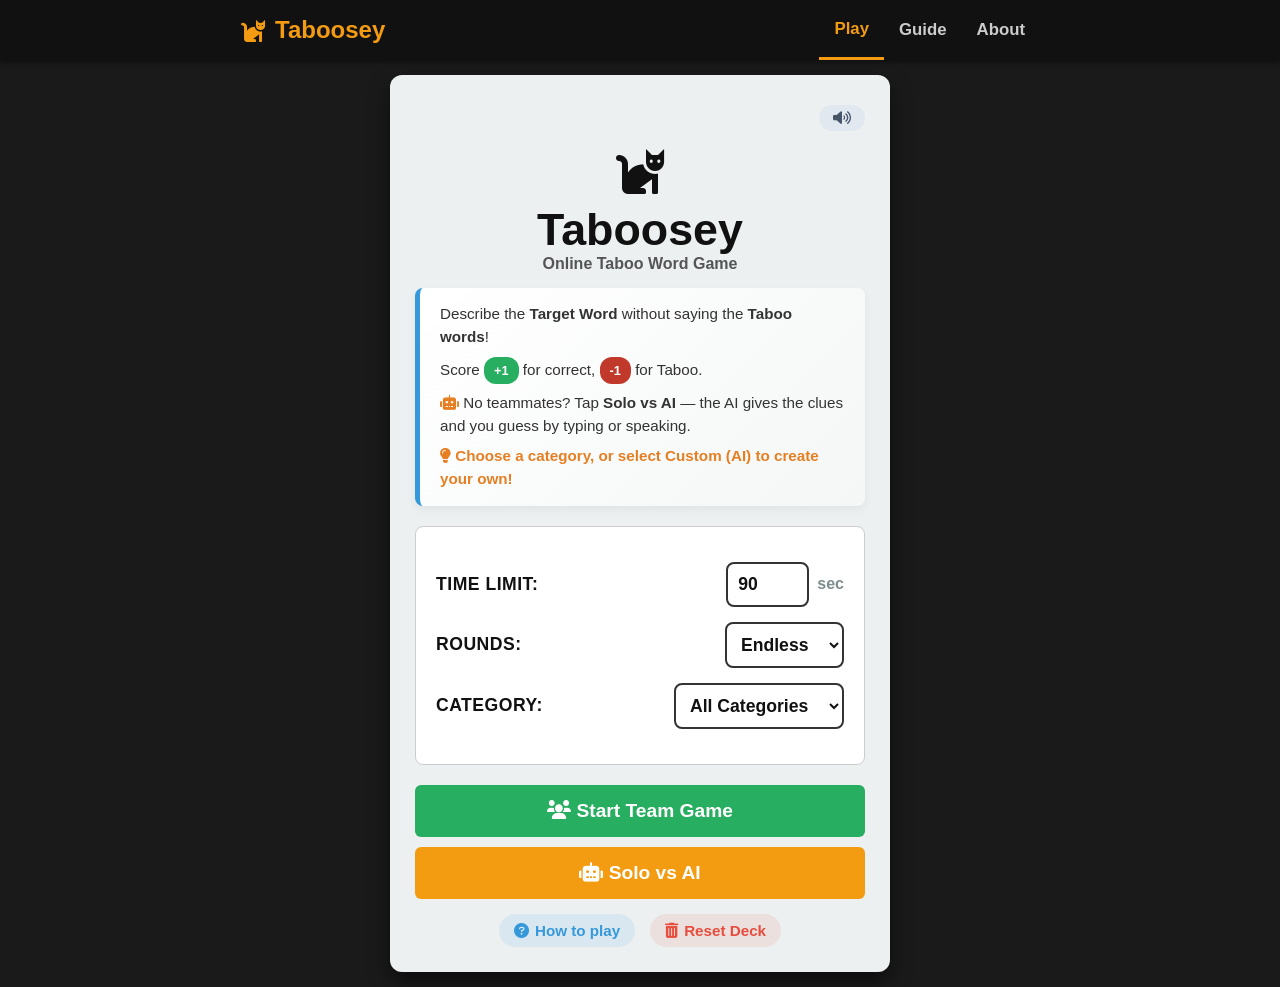
<file: index.html>
<!DOCTYPE html>
<html lang="en">
<head>
    <meta charset="UTF-8">
    <meta name="viewport" content="width=device-width, initial-scale=1.0, maximum-scale=1.0, user-scalable=no">
    <title>Taboosey: Online Taboo Word Game</title>
    
    <link rel="icon" type="image/png" href="icon.png?v=2">
    <link rel="apple-touch-icon" href="icon.png?v=2">
    <link rel="manifest" href="manifest.json">
    <meta name="theme-color" content="#1a1a1a">
    <meta name="apple-mobile-web-app-capable" content="yes">
    <meta name="apple-mobile-web-app-status-bar-style" content="black-translucent">
    <meta name="apple-mobile-web-app-title" content="Taboosey">

    <meta name="description" content="Describe the word without saying the Taboo words! Play with friends, or go Solo vs AI — the AI gives the clues while you guess by typing or speaking. Play instantly on your phone.">

    <meta property="og:type" content="website">
    <meta property="og:url" content="https://taboosey.com/">
    <meta property="og:title" content="Taboosey: Online Taboo Word Game">
    <meta property="og:description" content="Describe the word without saying the Taboo words! Play instantly on your phone.">
    <meta property="og:image" content="https://taboosey.com/social-preview-image.png">
    <meta property="og:image:width" content="1200">
    <meta property="og:image:height" content="630">

    <meta name="twitter:card" content="summary_large_image">
    <meta name="twitter:title" content="Taboosey">
    <meta name="twitter:description" content="Describe the word without saying the Taboo words!">
    <meta name="twitter:image" content="https://taboosey.com/social-preview-image.png">

    <link rel="canonical" href="https://taboosey.com/">

    <script type="application/ld+json">
    {
      "@context": "https://schema.org",
      "@type": "VideoGame",
      "name": "Taboosey",
      "description": "Online Taboo word game — describe the word without saying the taboo words!",
      "url": "https://taboosey.com",
      "applicationCategory": "GameApplication",
      "operatingSystem": "Web, Android, iOS",
      "offers": { "@type": "Offer", "price": "0", "priceCurrency": "USD" }
    }
    </script>

    <!-- Google Analytics GA4 -->
    <script async src="https://www.googletagmanager.com/gtag/js?id=G-12813053FC"></script>
    <script>
      window.dataLayer = window.dataLayer || [];
      function gtag(){dataLayer.push(arguments);}
      gtag('js', new Date());
      gtag('config', 'G-12813053FC');
      // Tag app traffic so web vs. Android app is separable in reports
      gtag('set', 'user_properties', { platform: (window.Capacitor ? 'android_app' : 'web') });
    </script>

    <meta name="google-adsense-account" content="ca-pub-7570484814519250">
    <script async src="https://pagead2.googlesyndication.com/pagead/js/adsbygoogle.js?client=ca-pub-7570484814519250" crossorigin="anonymous"></script>

    <link rel="stylesheet" href="https://cdnjs.cloudflare.com/ajax/libs/font-awesome/6.0.0/css/all.min.css">
    <link rel="stylesheet" href="style.css">
</head>
<body>

    <div id="ios-install-banner" class="ios-install-banner" style="display: none;">
        <img src="icon.png" alt="Taboosey icon" class="ios-install-icon">
        <div class="ios-install-text">
            <strong>Install Taboosey</strong>
            <span>Tap <i class="fas fa-arrow-up-from-bracket"></i> then <strong>Add to Home Screen</strong></span>
        </div>
        <button id="ios-install-dismiss" class="ios-install-dismiss" aria-label="Dismiss">&times;</button>
    </div>

    <div id="android-install-banner" class="ios-install-banner" style="display: none;">
        <img src="icon.png" alt="Taboosey icon" class="ios-install-icon">
        <div class="ios-install-text">
            <strong>Install Taboosey</strong>
            <span>Add it to your home screen for the full app experience.</span>
        </div>
        <button id="android-install-btn" class="android-install-btn">Install</button>
        <button id="android-install-dismiss" class="ios-install-dismiss" aria-label="Dismiss">&times;</button>
    </div>

    <!-- OUTER WEBPAGE NAVIGATION -->
    <nav class="top-nav">
        <div class="nav-content">
            <div class="logo" id="nav-logo" role="button" tabindex="0" title="Return to menu"><i class="fas fa-cat"></i> Taboosey</div>
            <div class="nav-links">
                <button class="nav-tab active" data-target="page-play">Play</button>
                <a class="nav-tab" href="guide.html">Guide</a>
                <a class="nav-tab" href="about.html">About</a>
            </div>
        </div>
    </nav>

    <!-- PAGE 1: PLAY -->
    <main id="page-play" class="site-page active">
        <div class="app-wrapper">
            <div id="app">
                
                <div class="game-top-bar">
                    <button id="home-btn" class="top-bar-btn" style="display: none;"><i class="fas fa-home"></i> Menu</button>
                    <div style="flex: 1;"></div>
                    <button id="global-mute-btn" class="top-bar-btn"><i class="fas fa-volume-up"></i></button>
                </div>

                <div id="setup-screen" class="screen active">
                    <div class="title-area">
                        <i class="fas fa-cat main-cat-icon"></i>
                        <h1>Taboosey</h1>
                        <p class="subtitle">Online Taboo Word Game</p>
                    </div>
                    
                    <div class="brief-rules">
                        <p style="margin-top: 0; margin-bottom: 8px;">Describe the <strong>Target Word</strong> without saying the <strong>Taboo words</strong>!</p>
                        <p style="margin: 0; margin-bottom: 8px;">Score <span class="score-badge success">+1</span> for correct, <span class="score-badge danger">-1</span> for Taboo.</p>
                        <p style="margin: 0; margin-bottom: 8px;"><i class="fas fa-robot" style="color:#e67e22;"></i> No teammates? Tap <strong>Solo vs AI</strong> — the AI gives the clues and you guess by typing or speaking.</p>
                        <p style="margin: 0; font-weight: bold; color: #e67e22;"><i class="fas fa-lightbulb"></i> Choose a category, or select Custom (AI) to create your own!</p>
                    </div>
                    
                    <div class="settings-container">
                        <div class="input-group">
                            <label class="stylish-label" for="time-limit">Time Limit:</label>
                            <div class="input-wrap">
                                <input type="number" id="time-limit" value="90" min="10" max="120">
                                <span class="unit">sec</span>
                            </div>
                        </div>

                        <div class="input-group">
                            <label class="stylish-label" for="rounds-limit">Rounds:</label>
                            <select id="rounds-limit" class="stylish-input" style="max-width: 120px;">
                                <option value="inf" selected>Endless</option>
                                <option value="1">1 round</option>
                                <option value="2">2 rounds</option>
                                <option value="3">3 rounds</option>
                                <option value="4">4 rounds</option>
                                <option value="5">5 rounds</option>
                            </select>
                        </div>

                        <div class="input-group">
                            <label class="stylish-label" for="setup-category">Category:</label>
                            <select id="setup-category" class="stylish-input">
                                <option value="All">All Categories</option>
                                <option value="Food">Food & Drink</option>
                                <option value="Animals">Animals</option>
                                <option value="Tech">Technology</option>
                                <option value="Nature">Nature</option>
                                <option value="Places">Places & Locations</option>
                                <option value="Actions">Actions & Verbs</option>
                                <option value="Custom">Custom (AI)</option>
                            </select>
                        </div>
                        
                        <div class="input-group" id="custom-cat-group-setup" style="display: none; align-items: flex-start; flex-direction: column;">
                            <label class="stylish-label" for="custom-cat-input-setup" style="margin-bottom: 5px;">Custom Topic:</label>
                            <div style="width: 100%;">
                                <input type="text" id="custom-cat-input-setup" class="stylish-input" placeholder="Type anything..." style="width: 100%; box-sizing: border-box;">
                                <span id="error-msg-setup" class="error-text">Please enter a topic!</span>
                            </div>
                        </div>
                    </div>

                    <button id="start-game-btn" class="btn-success btn-large"><i class="fas fa-users"></i> Start Team Game</button>
                    <button id="start-solo-btn" class="btn-warning btn-large" style="margin-top: 10px;"><i class="fas fa-robot"></i> Solo vs AI</button>

                    <div class="bottom-links-container">
                        <span class="how-to-play-link"><i class="fas fa-question-circle"></i> How to play</span>
                        <span id="clear-memory-link" class="reset-memory-link"><i class="fas fa-trash-alt"></i> Reset Deck</span>
                    </div>
                </div>

                <div id="turn-screen" class="screen">
                    <div class="turn-header">
                        <h2 id="team-announcement">Team 1's Turn</h2>
                    </div>
                    
                    <div class="stats-panel">
                        <div class="team-totals">
                            <div class="team-stat">
                                <h3 class="t1-label">Team 1</h3>
                                <span id="t1-score-display" class="big-score t1-score">0</span>
                            </div>
                            <div class="team-stat">
                                <h3 class="t2-label">Team 2</h3>
                                <span id="t2-score-display" class="big-score t2-score">0</span>
                            </div>
                        </div>
                        
                        <div class="history-section">
                            <h3>Round History</h3>
                            <div class="history-grid-header">
                                <span class="hg-round">Round</span>
                                <span class="hg-t1 t1-label">T1</span>
                                <span class="hg-blank"></span>
                                <span class="hg-t2 t2-label">T2</span>
                                <span class="hg-details"></span>
                            </div>
                            <div class="history-container">
                                <ul id="score-history-list">
                                    <li class="history-placeholder">No rounds played yet.</li>
                                </ul>
                            </div>
                        </div>
                    </div>

                    <div class="turn-controls">
                        <div class="settings-row">
                            <div class="setting-item">
                                <label class="stylish-label" for="turn-time-limit">Time:</label>
                                <input type="number" id="turn-time-limit" class="small-input" value="90" min="10" max="120">
                            </div>
                            <div class="setting-item">
                                <label class="stylish-label" for="rounds-limit-turn">Rounds:</label>
                                <select id="rounds-limit-turn" class="stylish-input small-select">
                                    <option value="inf" selected>Endless</option>
                                    <option value="1">1 round</option>
                                    <option value="2">2 rounds</option>
                                    <option value="3">3 rounds</option>
                                    <option value="4">4 rounds</option>
                                    <option value="5">5 rounds</option>
                                </select>
                            </div>
                            <div class="setting-item">
                                <label class="stylish-label" for="turn-category">Category:</label>
                                <select id="turn-category" class="stylish-input small-select">
                                    <option value="All">All</option>
                                    <option value="Food">Food</option>
                                    <option value="Animals">Animals</option>
                                    <option value="Tech">Tech</option>
                                    <option value="Nature">Nature</option>
                                    <option value="Places">Places</option>
                                    <option value="Actions">Actions</option>
                                    <option value="Custom">Custom (AI)</option>
                                </select>
                            </div>
                            
                            <div class="setting-item" id="custom-cat-group-turn" style="display: none; width: 100%; flex-direction: column; margin-top: 5px;">
                                <div style="display: flex; align-items: center; gap: 8px; width: 100%;">
                                    <label class="stylish-label" for="custom-cat-input-turn">Topic:</label>
                                    <input type="text" id="custom-cat-input-turn" class="stylish-input" placeholder="Type anything..." style="flex: 1;">
                                </div>
                                <span id="error-msg-turn" class="error-text">Please enter a topic!</span>
                            </div>
                        </div>

                        <div class="action-row">
                            <button id="reset-scores-btn" class="btn-danger">Reset</button>
                            <button id="start-turn-btn" class="btn-success">Start Next Round</button>
                        </div>
                    </div>
                </div>

                <div id="game-screen" class="screen">
                    <div class="header">
                        <div class="timer-wrap">
                            <span id="timer-display">90</span>s <span id="paused-indicator" style="display: none; color: #f39c12; font-style: italic; font-weight: normal;">(paused)</span>
                        </div>
                        <div class="score-wrap">
                            Score: <span id="current-round-score">0</span>
                        </div>
                    </div>
                    <div id="timer-bar-wrap"><div id="timer-bar"></div></div>
                    
                    <div class="card taboo-card" id="active-card">
                        <div id="loading-overlay" style="display: none;">
                            <i class="fas fa-spinner fa-spin"></i> Generating...<br>
                            <span style="font-size: 0.9rem; color: #7f8c8d; font-weight: normal;">(timer paused)</span>
                        </div>

                        <div id="card-content">
                            <h2 id="target-word">WORD</h2>
                            <hr>
                            <ul id="taboo-words">
                                <li>Taboo 1</li>
                                <li>Taboo 2</li>
                            </ul>
                        </div>
                    </div>

                    <div class="controls">
                        <button id="taboo-btn" class="btn-danger">Taboo (-1)</button>
                        <button id="skip-btn" class="btn-secondary">Skip (0)</button>
                        <button id="correct-btn" class="btn-success">Correct (+1)</button>
                    </div>
                    
                    <div class="utility-controls">
                        <button id="pause-btn" class="btn-warning">Pause</button>
                        <button id="end-round-btn" class="btn-danger">End Round</button>
                    </div>
                    <div id="keyboard-legend">&#8592; Taboo &nbsp;&nbsp; &#8595; Skip &nbsp;&nbsp; &#8594; Correct</div>
                </div>

                <div id="gameover-screen" class="screen">
                    <div class="gameover-winner" id="gameover-winner-text"></div>
                    <div class="stats-panel">
                        <div class="team-totals">
                            <div class="team-stat">
                                <h3 class="t1-label">Team 1</h3>
                                <span id="go-t1-score" class="big-score t1-score">0</span>
                            </div>
                            <div class="team-stat">
                                <h3 class="t2-label">Team 2</h3>
                                <span id="go-t2-score" class="big-score t2-score">0</span>
                            </div>
                        </div>
                        <p id="go-category" class="go-category-label"></p>
                        <div class="history-section">
                            <h3>Round History</h3>
                            <div class="history-grid-header">
                                <span class="hg-round">Round</span>
                                <span class="hg-t1 t1-label">T1</span>
                                <span class="hg-blank"></span>
                                <span class="hg-t2 t2-label">T2</span>
                                <span class="hg-details"></span>
                            </div>
                            <div class="history-container">
                                <ul id="go-history-list"></ul>
                            </div>
                        </div>
                    </div>
                    <div class="action-row" style="margin-top: 15px;">
                        <button id="play-again-btn" class="btn-success">Play Again</button>
                        <button id="new-game-btn" class="btn-warning">New Game</button>
                    </div>
                </div>

                <div id="solo-game-screen" class="screen">
                    <div class="header">
                        <div class="timer-wrap">
                            <span id="solo-timer-display">90</span>s <span id="solo-paused-indicator" style="display: none; color: #f39c12; font-style: italic; font-weight: normal;">(paused)</span><span id="solo-typing-indicator" style="display: none; color: #3498db; font-style: italic; font-weight: normal;">(typing…)</span>
                        </div>
                        <div class="score-wrap">
                            Score: <span id="solo-round-score">0</span>
                        </div>
                    </div>
                    <div id="solo-timer-bar-wrap"><div id="solo-timer-bar"></div></div>

                    <div id="solo-played-strip" class="solo-played-strip"></div>

                    <div class="solo-active-card">
                        <div id="solo-card-meta" class="solo-card-meta">???</div>

                        <div id="solo-clue-feed" class="solo-clue-feed"></div>

                        <div id="solo-thinking" class="solo-thinking" style="display: none;">
                            <i class="fas fa-spinner fa-spin"></i> AI is thinking&hellip;
                        </div>

                        <form id="solo-guess-form" class="solo-guess-form" autocomplete="off">
                            <input type="text" id="solo-guess-input" placeholder="Type your guess..." autocomplete="off" autocapitalize="off" spellcheck="false">
                            <button type="button" id="solo-mic-btn" class="solo-mic-btn" title="Speak your guess" aria-label="Speak your guess" style="display:none;"><i class="fas fa-microphone"></i></button>
                            <button type="submit" id="solo-guess-btn" class="btn-success">Guess</button>
                        </form>
                        <label id="pause-on-type-label" class="pause-on-type-label">
                            <input type="checkbox" id="pause-on-type-checkbox"><span>Pause timer while typing</span>
                        </label>
                        <label id="speak-clues-label" class="speak-clues-label">
                            <input type="checkbox" id="speak-clues-checkbox"><span>🔊 Speak clues aloud</span>
                        </label>
                        <div id="tts-echo-hint" class="tts-echo-hint" style="display:none;">🎧 Tip: use headphones so the mic doesn't hear the spoken clues.</div>
                    </div>

                    <div class="utility-controls">
                        <button id="solo-pause-btn" class="btn-warning">Pause</button>
                        <button id="solo-skip-btn" class="btn-secondary">Skip</button>
                        <button id="solo-end-round-btn" class="btn-danger">End Round</button>
                    </div>
                </div>

                <div id="solo-gameover-screen" class="screen">
                    <div class="gameover-winner" id="solo-go-summary"></div>
                    <div class="stats-panel">
                        <div class="team-totals" style="justify-content: center;">
                            <div class="team-stat">
                                <h3>Final Score</h3>
                                <span id="solo-go-final-score" class="big-score t1-score">0</span>
                            </div>
                        </div>
                        <p id="solo-go-meta" class="go-category-label"></p>
                        <div class="history-section">
                            <h3>Round History</h3>
                            <div class="history-grid-header solo-grid-header">
                                <span class="hg-round">Round</span>
                                <span>Score</span>
                                <span>Cards</span>
                                <span class="hg-details"></span>
                            </div>
                            <div class="history-container">
                                <ul id="solo-go-history-list"></ul>
                            </div>
                        </div>
                    </div>
                    <div class="action-row" style="margin-top: 15px;">
                        <button id="solo-play-again-btn" class="btn-success">Play Again</button>
                        <button id="solo-new-game-btn" class="btn-warning">New Game</button>
                    </div>
                </div>

                <!-- Modals -->
                <div id="rules-modal" class="modal">
                    <div class="modal-content">
                        <span class="close-btn" id="close-rules-btn">&times;</span>
                        <h2><i class="fas fa-book-open"></i> How to Play</h2>
                        <p style="margin: 0 0 6px 0; font-weight: bold; color: #e67e22;"><i class="fas fa-users"></i> Team Game</p>
                        <ul class="aesthetic-list">
                            <li>Divide into two teams.</li>
                            <li>One player acts as the clue-giver. They must describe the <strong>Target Word</strong> to their team without using any of the <strong>Taboo words</strong> below it.</li>
                            <li><span class="score-badge success">+1 point</span> for correct guesses.</li>
                            <li><span class="score-badge danger">-1 point</span> if you accidentally say a Taboo word.</li>
                            <li><span class="score-badge secondary">0 points</span> to skip a hard word.</li>
                            <li>When time runs out, pass the device to the other team!</li>
                        </ul>
                        <p style="margin: 16px 0 6px 0; font-weight: bold; color: #e67e22;"><i class="fas fa-robot"></i> Solo vs AI</p>
                        <ul class="aesthetic-list">
                            <li>Play on your own — the <strong>AI is the clue-giver</strong> and you're the guesser.</li>
                            <li>The AI reveals progressive clues for a hidden word. The card shows the word shape (each blank fills in as you get a word right).</li>
                            <li><strong>Type your guess</strong>, or tap the <i class="fas fa-microphone"></i> mic to <strong>speak</strong> it. Type or say <em>"skip"</em> to move on.</li>
                            <li>Turn on <strong>🔊 Speak clues aloud</strong> to have the AI read each clue aloud.</li>
                            <li>Score <span class="score-badge success">+1</span> per word solved before the timer runs out.</li>
                        </ul>
                    </div>
                </div>

                <div id="round-details-modal" class="modal">
                    <div class="modal-content" style="max-width: 450px;">
                        <span class="close-btn" id="close-details-btn">&times;</span>
                        <h2 id="details-round-title"><i class="fas fa-list-alt"></i> Details</h2>
                        <div class="details-teams-container">
                            <div class="details-team">
                                <h3 class="t1-label">Team 1</h3>
                                <ul id="t1-details-list" class="details-list"></ul>
                            </div>
                            <div class="details-team">
                                <h3 class="t2-label">Team 2</h3>
                                <ul id="t2-details-list" class="details-list"></ul>
                            </div>
                        </div>
                    </div>
                </div>

                <div id="solo-card-modal" class="modal">
                    <div class="modal-content" style="max-width: 450px;">
                        <span class="close-btn" id="close-solo-card-btn">&times;</span>
                        <h2 id="solo-card-modal-title"><i class="fas fa-id-card"></i> Card</h2>
                        <p id="solo-card-modal-status" style="text-align: center; margin: 5px 0 12px 0; font-size: 0.95rem;"></p>
                        <p id="solo-card-modal-taboo" style="font-size: 0.85rem; color: #666; margin: 0 0 12px 0;"></p>
                        <div id="solo-card-modal-transcript" class="solo-clue-feed" style="max-height: 60vh;"></div>
                    </div>
                </div>

                <div id="custom-alert-modal" class="modal">
                    <div class="modal-content" style="max-width: 320px; text-align: center;">
                        <h2 id="custom-alert-title" style="border: none; padding-bottom: 0; margin-bottom: 10px;">Notice</h2>
                        <p id="custom-alert-message" style="margin: 10px 0 20px 0; color: #444; font-size: 1rem; line-height: 1.4;"></p>
                        <div class="action-row">
                            <button id="custom-alert-cancel" class="btn-secondary">Cancel</button>
                            <button id="custom-alert-confirm" class="btn-danger">Confirm</button>
                        </div>
                    </div>
                </div>
            </div>
        </div>

    </main>

    <script src="words.js"></script>
    <script src="clues.js"></script>
    <script src="script.js"></script>
</body>
</html>
</file>
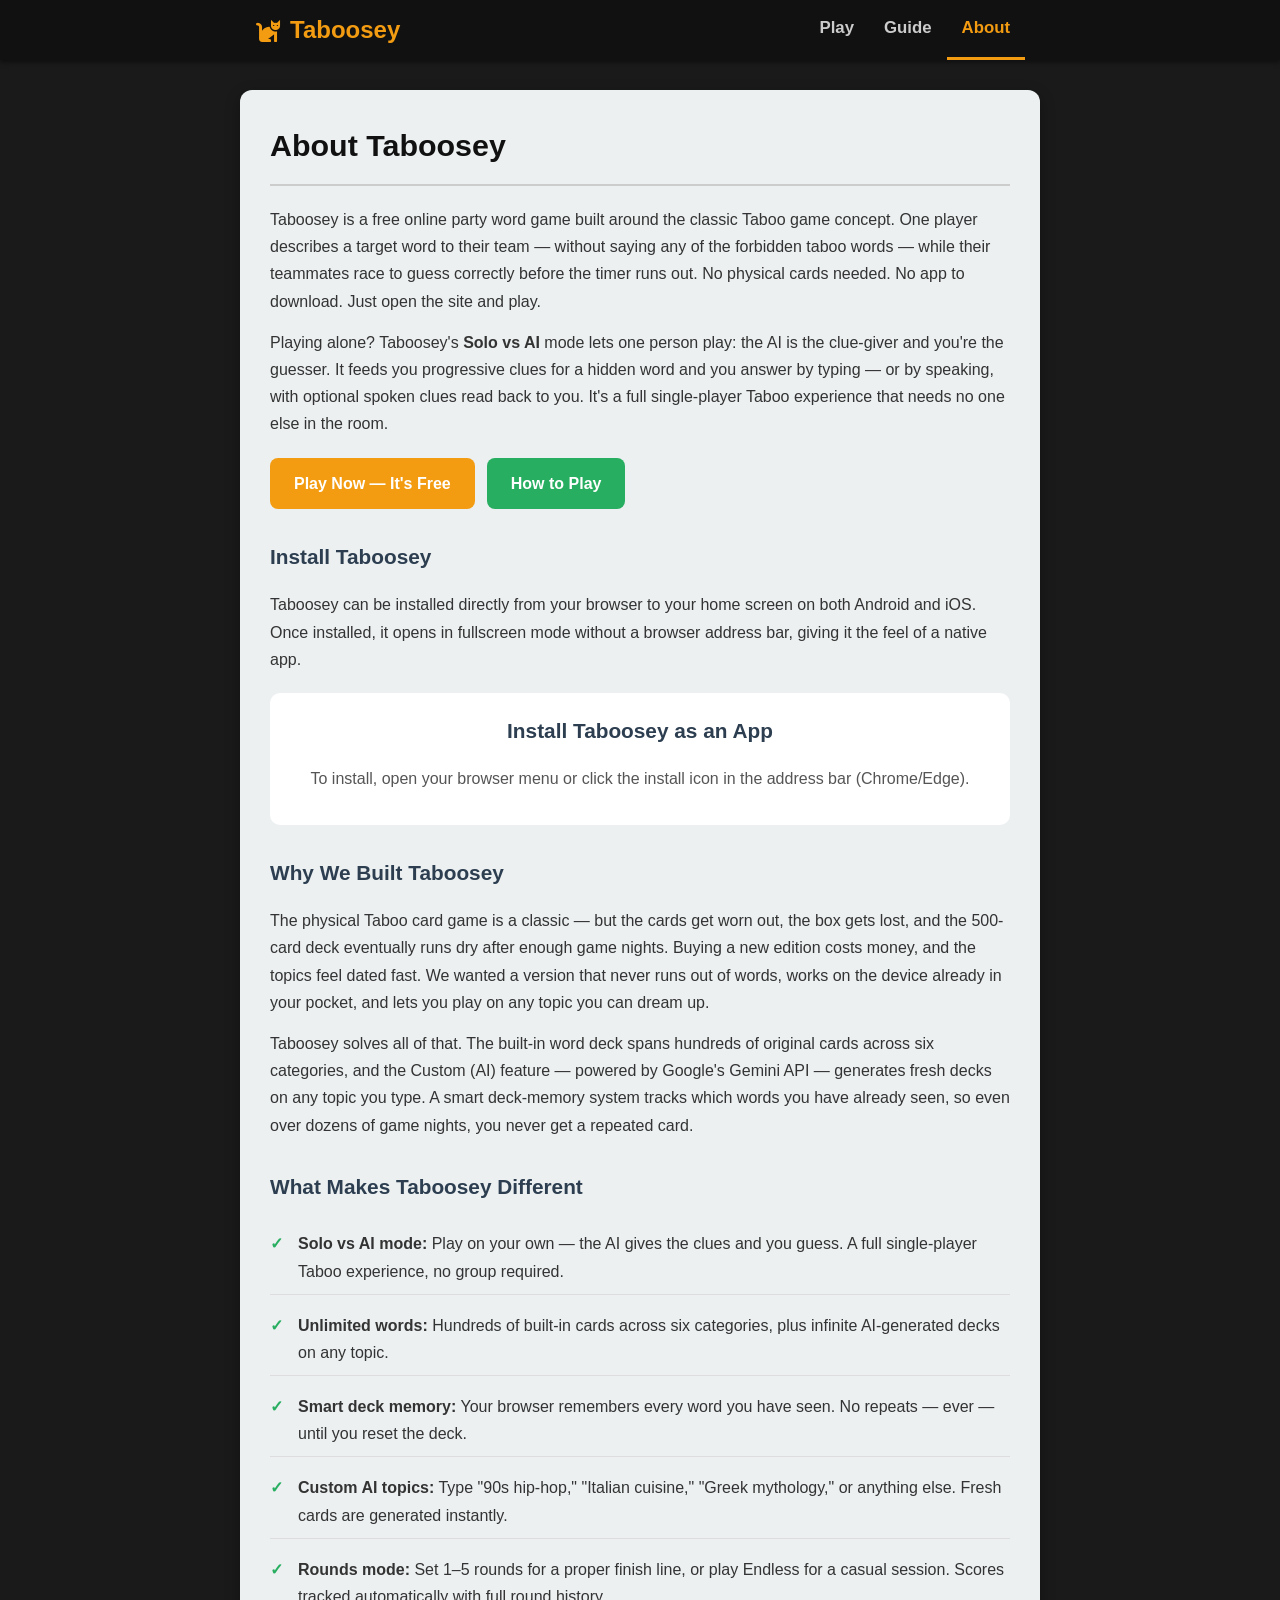
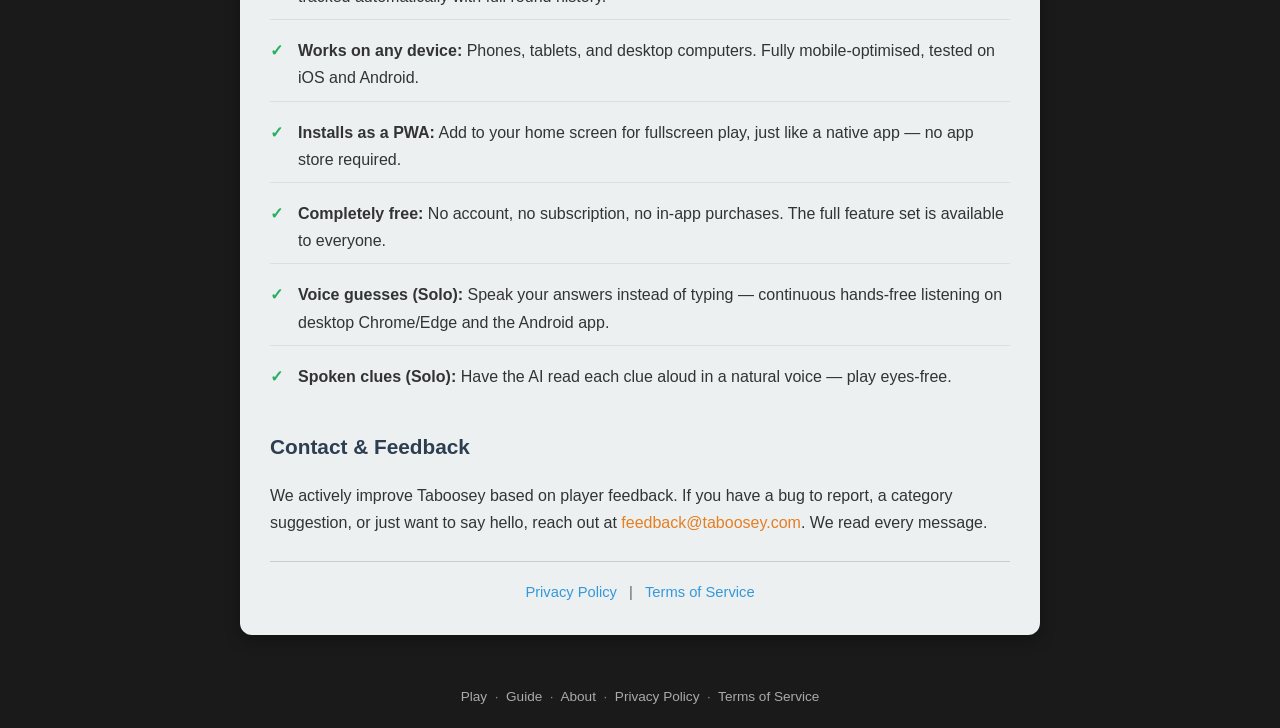
<file: about.html>
<!DOCTYPE html>
<html lang="en">
<head>
    <meta charset="UTF-8">
    <meta name="viewport" content="width=device-width, initial-scale=1.0">
    <title>About Taboosey — Free Online Taboo Word Game</title>
    <meta name="description" content="About Taboosey: a free browser-based Taboo word game with a Solo vs AI mode (voice guesses + spoken clues), AI-generated custom decks, smart word memory, and PWA support.">
    <link rel="canonical" href="https://taboosey.com/about.html">
    <link rel="icon" type="image/png" href="icon.png?v=2">
    <link rel="apple-touch-icon" href="icon.png?v=2">
    <link rel="manifest" href="manifest.json">
    <meta name="google-adsense-account" content="ca-pub-7570484814519250">
    <!-- Google Analytics GA4 -->
    <script async src="https://www.googletagmanager.com/gtag/js?id=G-12813053FC"></script>
    <script>
      window.dataLayer = window.dataLayer || [];
      function gtag(){dataLayer.push(arguments);}
      gtag('js', new Date());
      gtag('config', 'G-12813053FC');
      gtag('set', 'user_properties', { platform: (window.Capacitor ? 'android_app' : 'web') });
    </script>
    <link rel="stylesheet" href="https://cdnjs.cloudflare.com/ajax/libs/font-awesome/6.0.0/css/all.min.css">
    <style>
        * { box-sizing: border-box; }
        body { font-family: 'Segoe UI', Tahoma, Geneva, Verdana, sans-serif; margin: 0; padding: 0; background: #1a1a1a; color: #333; line-height: 1.7; }

        /* Nav */
        .top-nav { background: #111; box-shadow: 0 2px 5px rgba(0,0,0,0.5); }
        .nav-content { max-width: 800px; margin: 0 auto; display: flex; justify-content: space-between; align-items: center; padding: 0 15px; height: 60px; }
        .logo { font-size: 1.5rem; font-weight: bold; color: #f39c12; text-decoration: none; display: flex; align-items: center; gap: 8px; }
        .nav-links { display: flex; height: 100%; }
        .nav-link { color: #ccc; font-size: 1.05rem; font-weight: bold; padding: 0 15px; text-decoration: none; display: flex; align-items: center; border-bottom: 3px solid transparent; transition: 0.2s; }
        .nav-link:hover { color: white; background: rgba(255,255,255,0.05); border-bottom: 3px solid rgba(255,255,255,0.35); text-decoration: none; }
        .logo:hover { color: #fbbf24; text-decoration: none; }
        .nav-link.active { color: #f39c12; border-bottom: 3px solid #f39c12; }

        /* Content */
        .page-content { max-width: 800px; margin: 30px auto; padding: 30px; background: #ecf0f1; border-radius: 12px; box-shadow: 0 5px 15px rgba(0,0,0,0.3); width: 90%; }
        h1 { color: #111; border-bottom: 2px solid #ccc; padding-bottom: 12px; font-size: 1.9rem; margin-top: 0; }
        h2 { color: #2c3e50; font-size: 1.3rem; margin-top: 30px; }
        p { margin: 0 0 14px 0; }
        ul { margin: 0 0 14px 0; padding-left: 24px; }
        li { margin-bottom: 8px; }
        a { color: #e67e22; text-decoration: none; }
        a:hover { text-decoration: underline; }

        .feature-list { list-style: none; padding: 0; }
        .feature-list li { padding: 9px 0 9px 28px; position: relative; border-bottom: 1px solid #ddd; }
        .feature-list li:last-child { border-bottom: none; }
        .feature-list li::before { content: "✓"; position: absolute; left: 0; color: #27ae60; font-weight: bold; }

        .cta-row { display: flex; gap: 12px; flex-wrap: wrap; margin: 20px 0; }
        .btn { display: inline-block; padding: 12px 24px; border-radius: 8px; font-weight: bold; font-size: 1rem; text-decoration: none; border: none; cursor: pointer; }
        .btn-orange { background: #f39c12; color: #fff; }
        .btn-orange:hover { background: #e67e22; text-decoration: none; }
        .btn-green { background: #27ae60; color: #fff; }
        .btn-green:hover { background: #1e8449; text-decoration: none; }

        .install-section { background: #fff; border-radius: 10px; padding: 20px; margin-top: 20px; text-align: center; }
        .install-section h2 { margin-top: 0; }
        #about-install-hint { color: #555; margin-bottom: 12px; }
        #about-install-btn { background: #27ae60; color: #fff; border: none; padding: 12px 25px; border-radius: 8px; font-size: 1rem; font-weight: bold; cursor: pointer; display: none; margin-top: 8px; }
        #about-install-btn:hover { background: #1e8449; }

        .legal-row { margin-top: 25px; padding-top: 18px; border-top: 1px solid #ccc; text-align: center; color: #666; font-size: 0.92rem; }
        .legal-row a { color: #3498db; margin: 0 8px; }

        footer { text-align: center; color: #888; font-size: 0.85rem; padding: 20px; margin-top: 10px; }
        footer a { color: #aaa; }
        @media (max-width: 480px) {
            .page-content { padding: 20px 16px; }
            h1 { font-size: 1.5rem; }
            .nav-content { height: 50px; }
            .logo { font-size: 1.2rem; }
            .nav-link { font-size: 0.9rem; padding: 0 10px; }
        }
    </style>
</head>
<body>

<nav class="top-nav">
    <div class="nav-content">
        <a href="index.html" class="logo"><i class="fas fa-cat"></i> Taboosey</a>
        <div class="nav-links">
            <a href="index.html" class="nav-link">Play</a>
            <a href="guide.html" class="nav-link">Guide</a>
            <a href="about.html" class="nav-link active">About</a>
        </div>
    </div>
</nav>

<div class="page-content">
    <h1>About Taboosey</h1>

    <p>Taboosey is a free online party word game built around the classic Taboo game concept. One player describes a target word to their team — without saying any of the forbidden taboo words — while their teammates race to guess correctly before the timer runs out. No physical cards needed. No app to download. Just open the site and play.</p>
    <p>Playing alone? Taboosey's <strong>Solo vs AI</strong> mode lets one person play: the AI is the clue-giver and you're the guesser. It feeds you progressive clues for a hidden word and you answer by typing — or by speaking, with optional spoken clues read back to you. It's a full single-player Taboo experience that needs no one else in the room.</p>

    <div class="cta-row">
        <a href="index.html" class="btn btn-orange">Play Now — It's Free</a>
        <a href="guide.html" class="btn btn-green">How to Play</a>
    </div>

    <h2>Install Taboosey</h2>
    <p>Taboosey can be installed directly from your browser to your home screen on both Android and iOS. Once installed, it opens in fullscreen mode without a browser address bar, giving it the feel of a native app.</p>

    <div class="install-section">
        <h2>Install Taboosey as an App</h2>
        <p id="about-install-hint">Add Taboosey to your home screen for a fullscreen app experience.</p>
        <button id="about-install-btn">&#x2B07; Install App</button>
    </div>

    <h2>Why We Built Taboosey</h2>
    <p>The physical Taboo card game is a classic — but the cards get worn out, the box gets lost, and the 500-card deck eventually runs dry after enough game nights. Buying a new edition costs money, and the topics feel dated fast. We wanted a version that never runs out of words, works on the device already in your pocket, and lets you play on any topic you can dream up.</p>
    <p>Taboosey solves all of that. The built-in word deck spans hundreds of original cards across six categories, and the Custom (AI) feature — powered by Google's Gemini API — generates fresh decks on any topic you type. A smart deck-memory system tracks which words you have already seen, so even over dozens of game nights, you never get a repeated card.</p>

    <h2>What Makes Taboosey Different</h2>
    <ul class="feature-list">
        <li><strong>Solo vs AI mode:</strong> Play on your own — the AI gives the clues and you guess. A full single-player Taboo experience, no group required.</li>
        <li><strong>Unlimited words:</strong> Hundreds of built-in cards across six categories, plus infinite AI-generated decks on any topic.</li>
        <li><strong>Smart deck memory:</strong> Your browser remembers every word you have seen. No repeats — ever — until you reset the deck.</li>
        <li><strong>Custom AI topics:</strong> Type "90s hip-hop," "Italian cuisine," "Greek mythology," or anything else. Fresh cards are generated instantly.</li>
        <li><strong>Rounds mode:</strong> Set 1–5 rounds for a proper finish line, or play Endless for a casual session. Scores tracked automatically with full round history.</li>
        <li><strong>Works on any device:</strong> Phones, tablets, and desktop computers. Fully mobile-optimised, tested on iOS and Android.</li>
        <li><strong>Installs as a PWA:</strong> Add to your home screen for fullscreen play, just like a native app — no app store required.</li>
        <li><strong>Completely free:</strong> No account, no subscription, no in-app purchases. The full feature set is available to everyone.</li>
        <li><strong>Voice guesses (Solo):</strong> Speak your answers instead of typing — continuous hands-free listening on desktop Chrome/Edge and the Android app.</li>
        <li><strong>Spoken clues (Solo):</strong> Have the AI read each clue aloud in a natural voice — play eyes-free.</li>
    </ul>

    <h2>Contact &amp; Feedback</h2>
    <p>We actively improve Taboosey based on player feedback. If you have a bug to report, a category suggestion, or just want to say hello, reach out at <a href="mailto:feedback@taboosey.com">feedback@taboosey.com</a>. We read every message.</p>

    <div class="legal-row">
        <a href="privacy.html">Privacy Policy</a> |
        <a href="terms.html">Terms of Service</a>
    </div>
</div>

<footer>
    <a href="index.html">Play</a> &nbsp;&middot;&nbsp;
    <a href="guide.html">Guide</a> &nbsp;&middot;&nbsp;
    <a href="about.html">About</a> &nbsp;&middot;&nbsp;
    <a href="privacy.html">Privacy Policy</a> &nbsp;&middot;&nbsp;
    <a href="terms.html">Terms of Service</a>
</footer>

<script>
(function setupInstall() {
    if (window.Capacitor) return;

    const isIOS = /iPad|iPhone|iPod/.test(navigator.userAgent);
    const isIOSSafari = isIOS && /Safari/.test(navigator.userAgent) && !/CriOS|FxiOS|EdgiOS|OPiOS|mercury/i.test(navigator.userAgent);
    const isAndroid = /Android/.test(navigator.userAgent);
    const isStandalone = window.matchMedia('(display-mode: standalone)').matches || window.navigator.standalone === true;
    let isInstalled = isStandalone || localStorage.getItem('tabooseyInstalled') === '1';
    let deferredPrompt = null;

    const aboutHint = document.getElementById('about-install-hint');
    const aboutBtn = document.getElementById('about-install-btn');

    function manualHint() {
        if (isIOSSafari) return 'On iPhone: tap the <i class="fas fa-arrow-up-from-bracket"></i> Share button, then <strong>Add to Home Screen</strong>.';
        if (isIOS) return 'Installing on iPhone only works from Safari. Open <strong>taboosey.com</strong> in Safari, then tap Share &rarr; <strong>Add to Home Screen</strong>.';
        if (isAndroid) return 'On Android: open the Chrome menu and choose <strong>Install app</strong>.';
        return 'To install, open your browser menu or click the install icon in the address bar (Chrome/Edge).';
    }

    function render() {
        if (!aboutHint) return;
        if (isInstalled) {
            aboutHint.innerHTML = '<i class="fas fa-check"></i> Taboosey is installed on this device.';
            if (aboutBtn) aboutBtn.style.display = 'none';
        } else if (deferredPrompt) {
            aboutHint.innerHTML = 'Click <strong>Install App</strong> below to add Taboosey to your device.';
            if (aboutBtn) aboutBtn.style.display = 'inline-block';
        } else {
            aboutHint.innerHTML = manualHint();
            if (aboutBtn) aboutBtn.style.display = 'none';
        }
    }
    render();

    function markInstalled() {
        isInstalled = true;
        localStorage.setItem('tabooseyInstalled', '1');
        render();
    }

    async function triggerInstall() {
        if (!deferredPrompt) return;
        deferredPrompt.prompt();
        const { outcome } = await deferredPrompt.userChoice;
        deferredPrompt = null;
        if (outcome === 'accepted') markInstalled(); else render();
    }

    window.addEventListener('beforeinstallprompt', (e) => {
        e.preventDefault();
        deferredPrompt = e;
        if (!isInstalled) render();
    });

    if (!isInstalled && navigator.getInstalledRelatedApps) {
        navigator.getInstalledRelatedApps().then(apps => {
            if (apps.some(a => a.platform === 'webapp')) markInstalled();
        }).catch(() => {});
    }

    if (aboutBtn) aboutBtn.addEventListener('click', triggerInstall);
    window.addEventListener('appinstalled', markInstalled);
})();
</script>
</body>
</html>
</file>
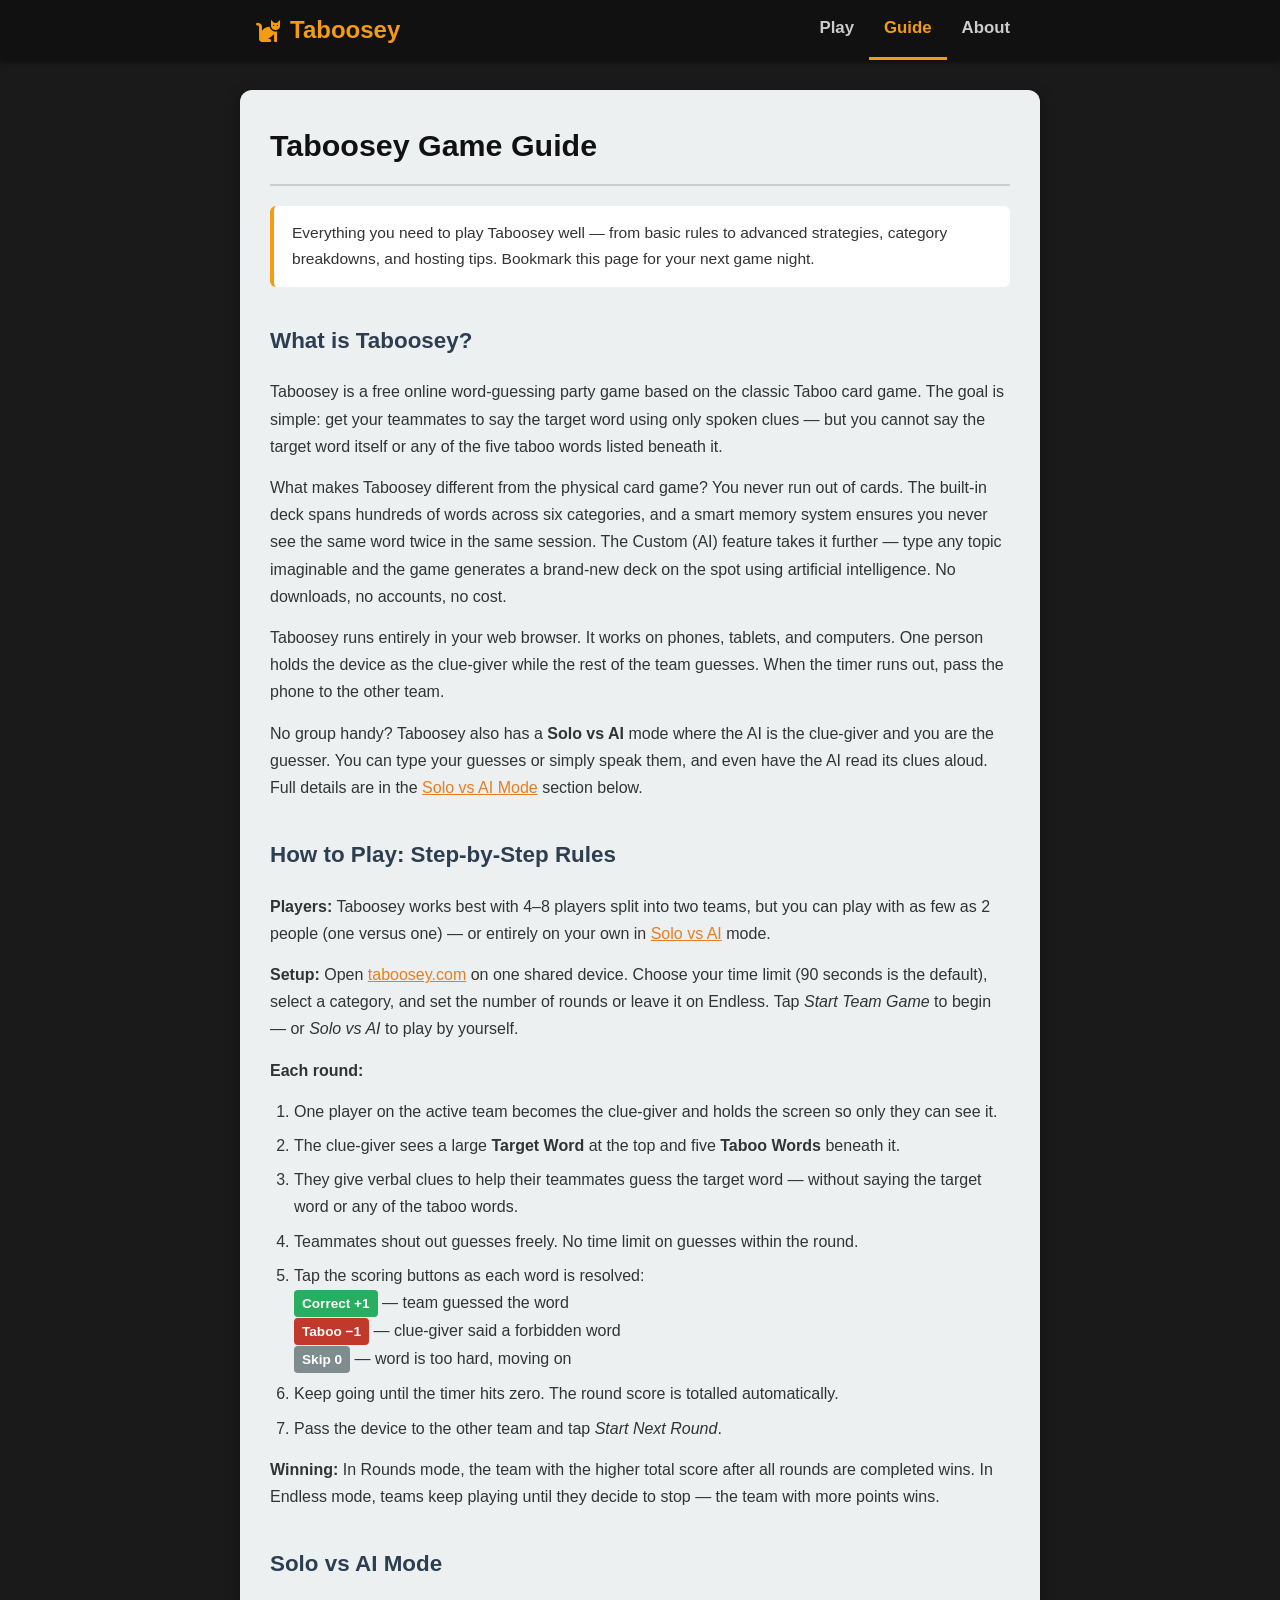
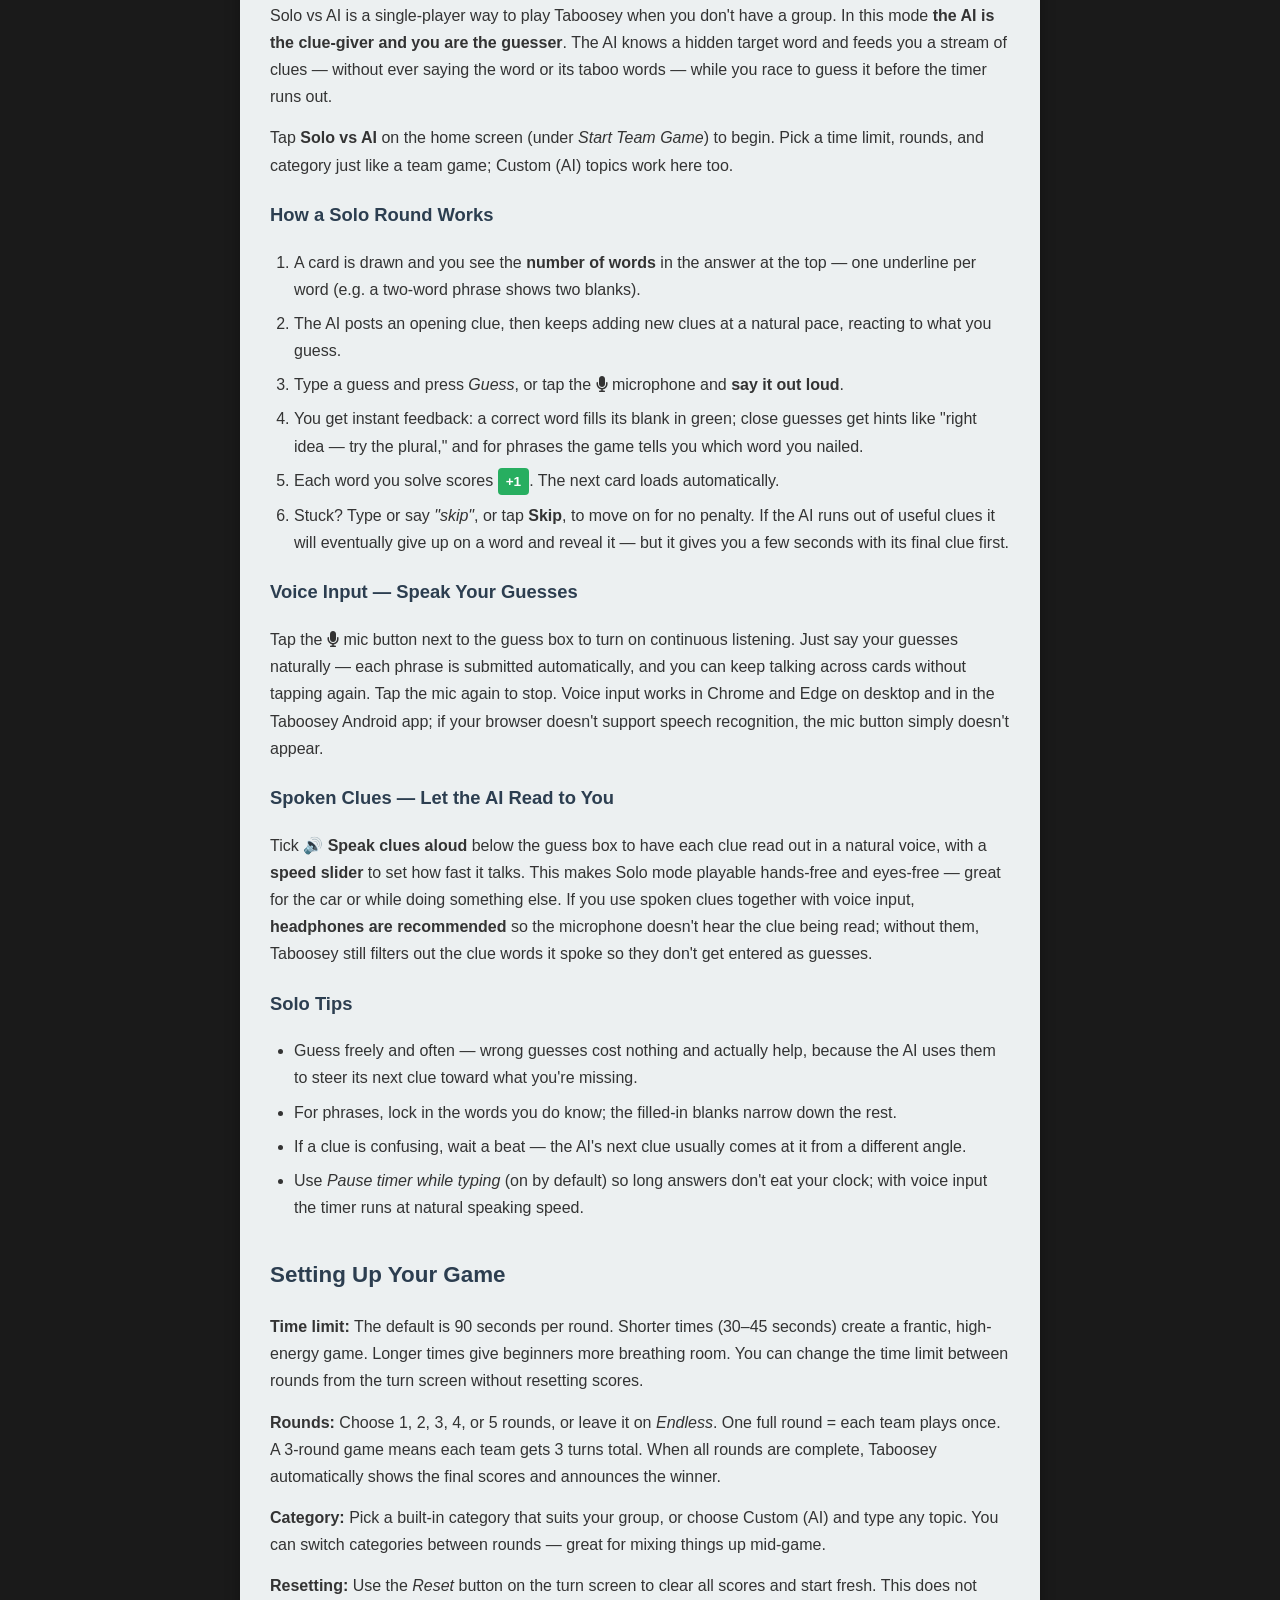
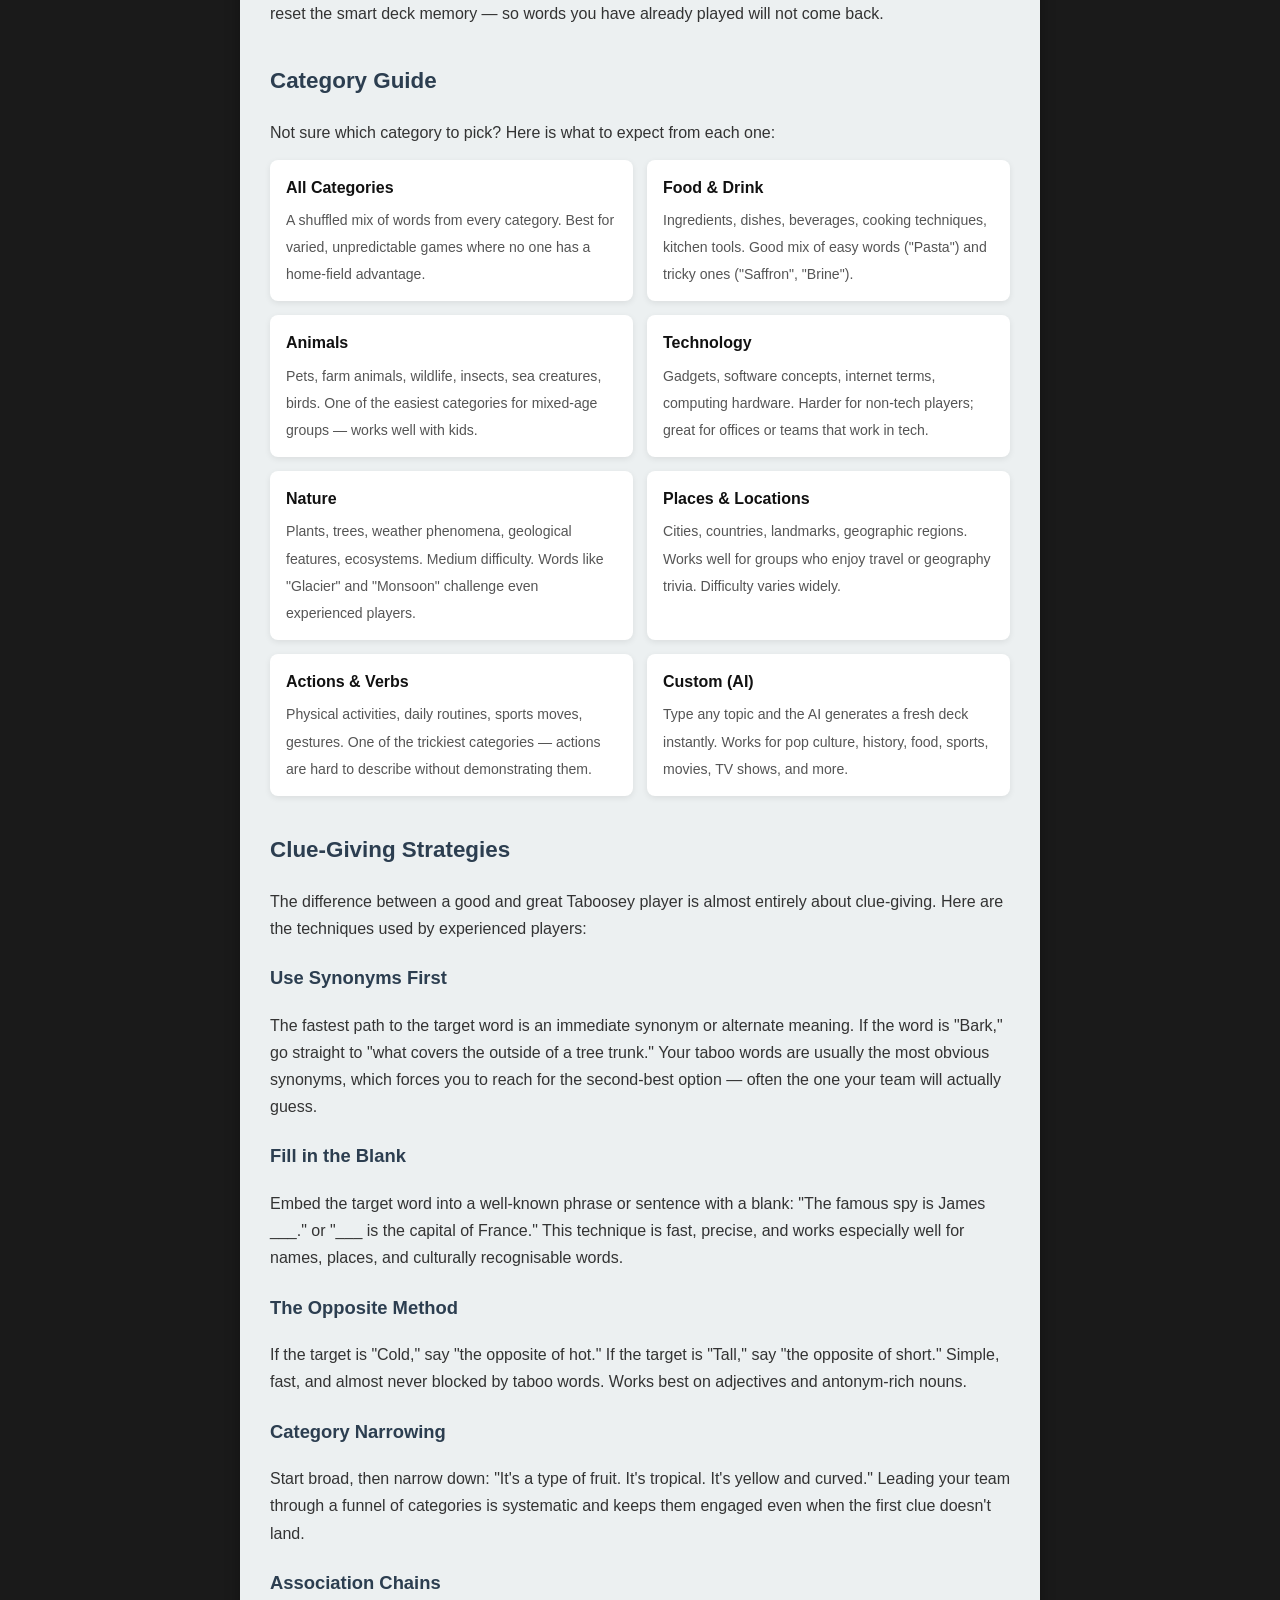
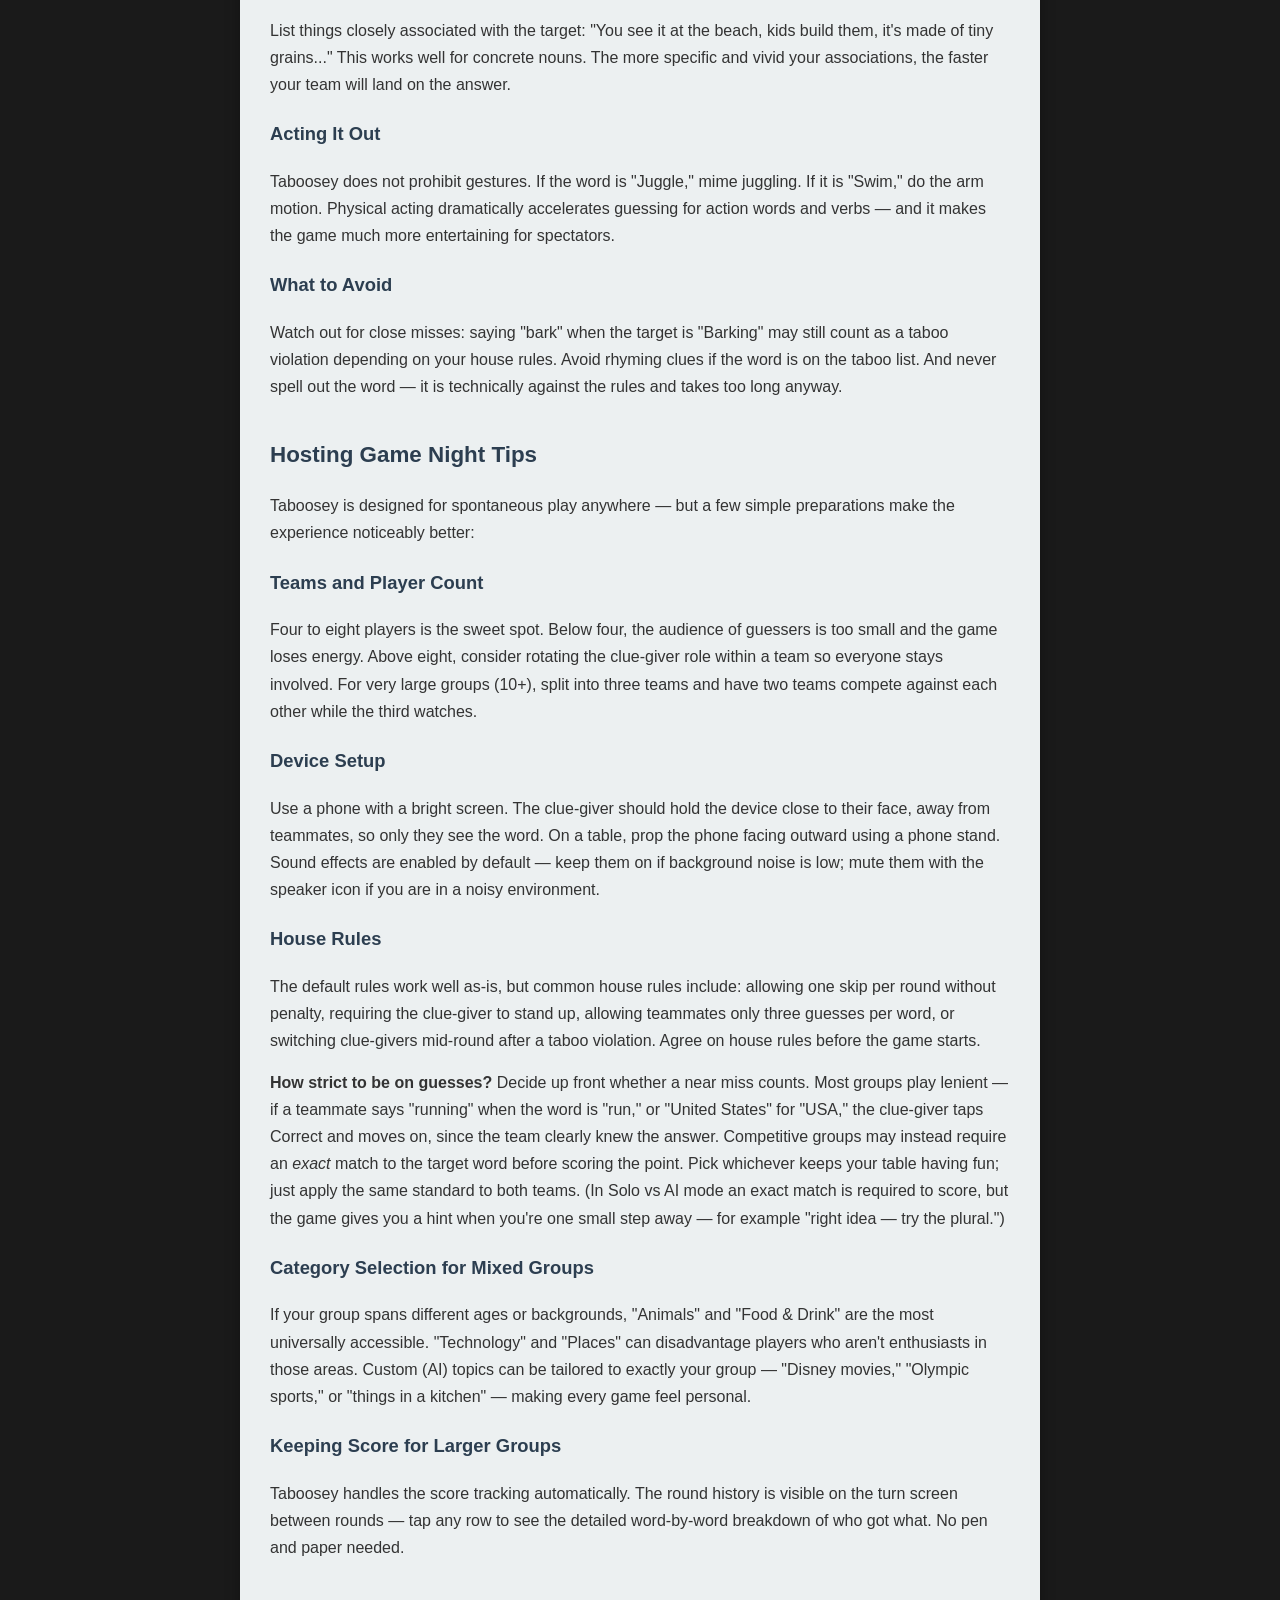
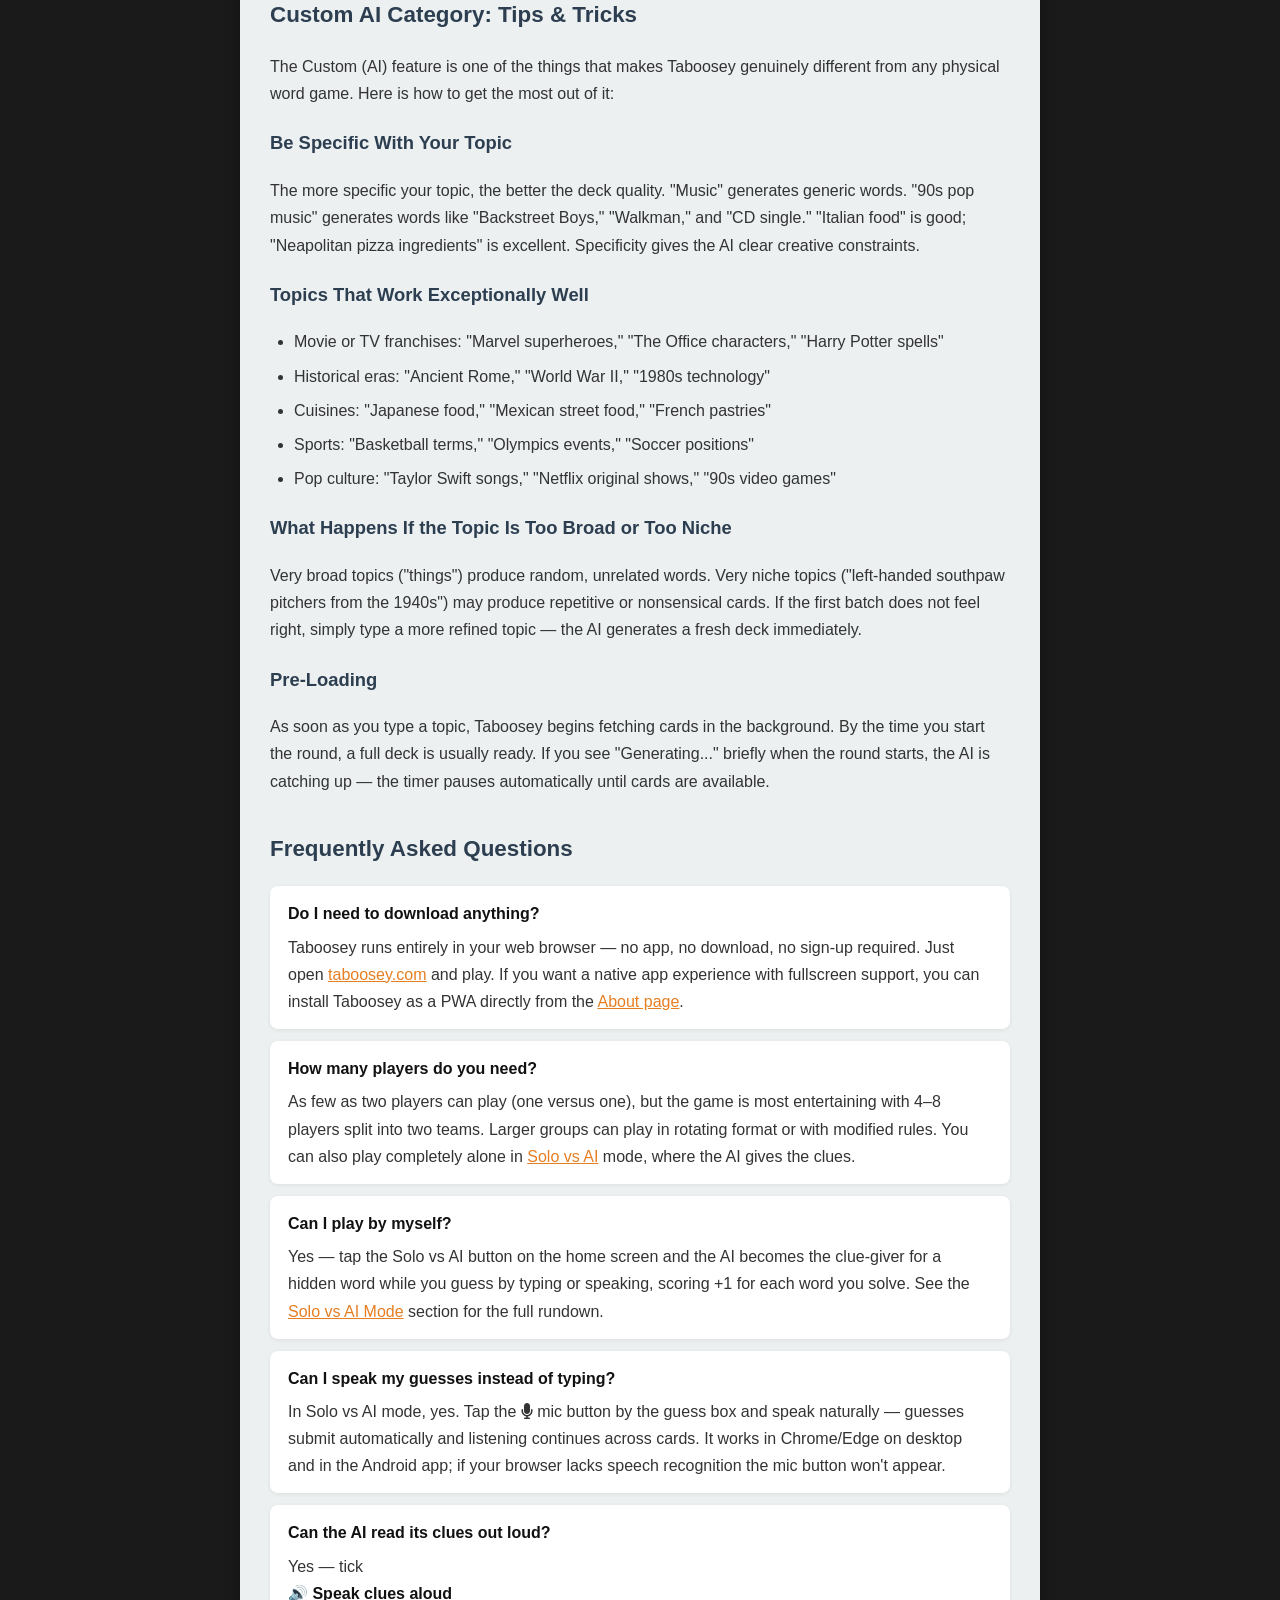
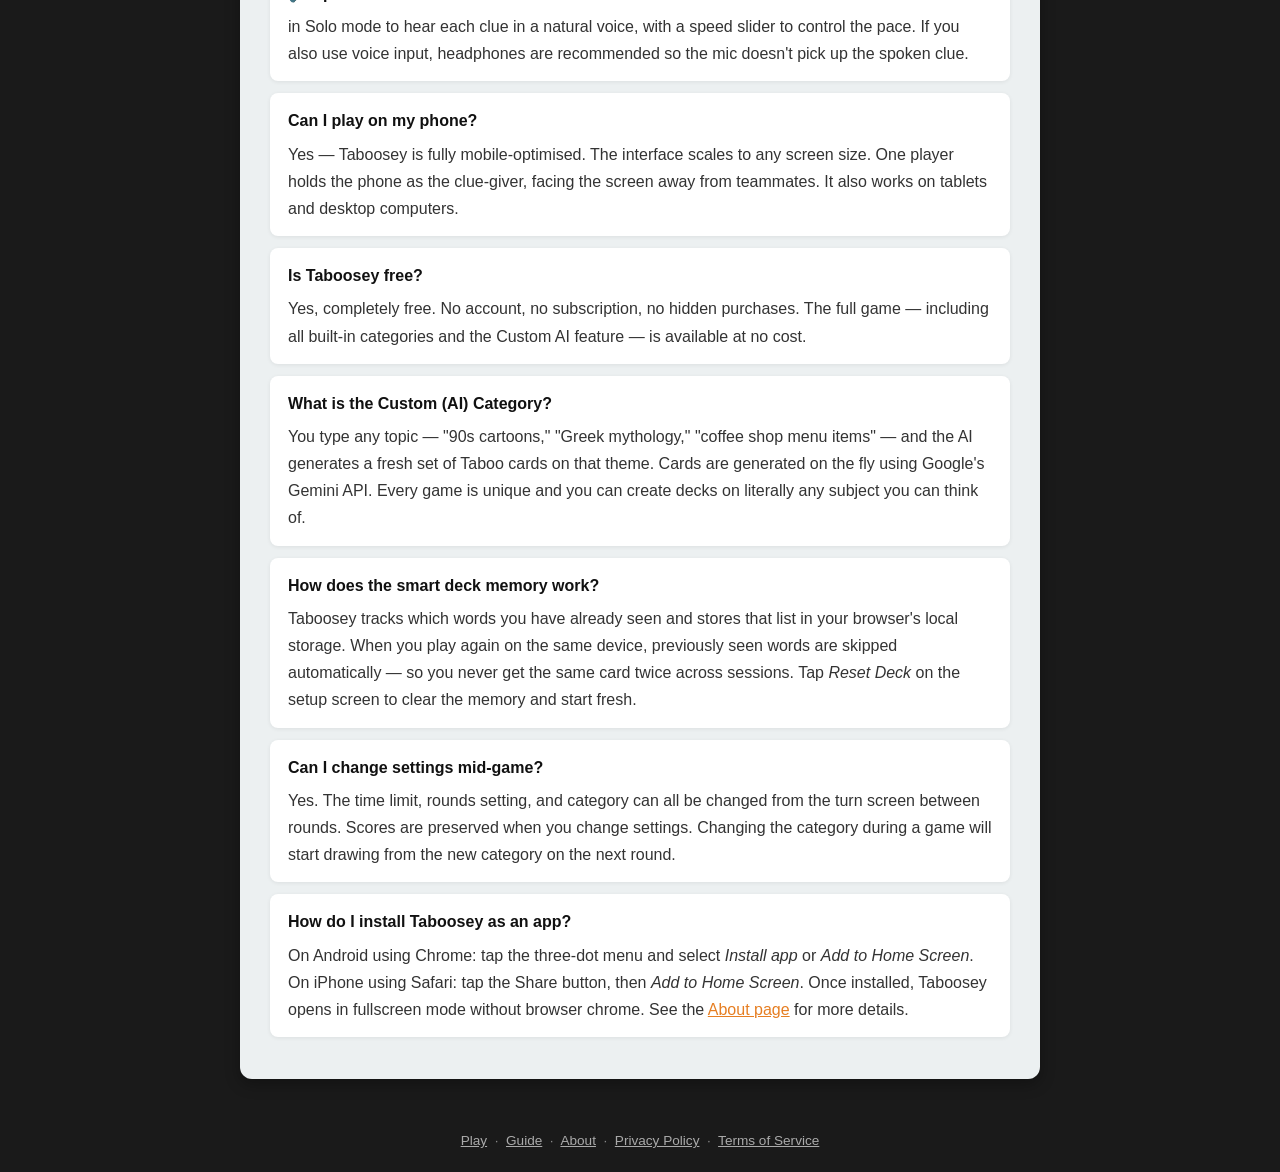
<file: guide.html>
<!DOCTYPE html>
<html lang="en">
<head>
    <meta charset="UTF-8">
    <meta name="viewport" content="width=device-width, initial-scale=1.0">
    <title>Taboosey Game Guide — How to Play &amp; Win</title>
    <meta name="description" content="Complete guide to playing Taboosey: team rules, Solo vs AI mode (voice guesses + spoken clues), setup, category breakdowns, clue-giving strategies, hosting tips, and FAQ.">
    <link rel="canonical" href="https://taboosey.com/guide.html">
    <link rel="icon" type="image/png" href="icon.png?v=2">
    <meta name="google-adsense-account" content="ca-pub-7570484814519250">
    <!-- Google Analytics GA4 -->
    <script async src="https://www.googletagmanager.com/gtag/js?id=G-12813053FC"></script>
    <script>
      window.dataLayer = window.dataLayer || [];
      function gtag(){dataLayer.push(arguments);}
      gtag('js', new Date());
      gtag('config', 'G-12813053FC');
      gtag('set', 'user_properties', { platform: (window.Capacitor ? 'android_app' : 'web') });
    </script>
    <link rel="stylesheet" href="https://cdnjs.cloudflare.com/ajax/libs/font-awesome/6.0.0/css/all.min.css">
    <style>
        * { box-sizing: border-box; }
        body { font-family: 'Segoe UI', Tahoma, Geneva, Verdana, sans-serif; margin: 0; padding: 0; background: #1a1a1a; color: #333; line-height: 1.7; }

        /* Nav */
        .top-nav { background: #111; box-shadow: 0 2px 5px rgba(0,0,0,0.5); }
        .nav-content { max-width: 800px; margin: 0 auto; display: flex; justify-content: space-between; align-items: center; padding: 0 15px; height: 60px; }
        .logo { font-size: 1.5rem; font-weight: bold; color: #f39c12; text-decoration: none; display: flex; align-items: center; gap: 8px; }
        .nav-links { display: flex; height: 100%; }
        .nav-link { color: #ccc; font-size: 1.05rem; font-weight: bold; padding: 0 15px; text-decoration: none; display: flex; align-items: center; border-bottom: 3px solid transparent; transition: 0.2s; }
        .nav-link:hover { color: white; background: rgba(255,255,255,0.05); border-bottom: 3px solid rgba(255,255,255,0.35); text-decoration: none; }
        .logo:hover { color: #fbbf24; text-decoration: none; }
        .nav-link.active { color: #f39c12; border-bottom: 3px solid #f39c12; }

        /* Content */
        .page-content { max-width: 800px; margin: 30px auto; padding: 30px; background: #ecf0f1; border-radius: 12px; box-shadow: 0 5px 15px rgba(0,0,0,0.3); width: 90%; }
        h1 { color: #111; border-bottom: 2px solid #ccc; padding-bottom: 12px; font-size: 1.9rem; margin-top: 0; }
        h2 { color: #2c3e50; font-size: 1.4rem; margin-top: 35px; }
        h3 { color: #2c3e50; font-size: 1.15rem; margin-top: 20px; }
        p { margin: 0 0 14px 0; }
        ul, ol { margin: 0 0 14px 0; padding-left: 24px; }
        li { margin-bottom: 7px; }
        a { color: #e67e22; }
        .intro-box { background: #fff; border-left: 4px solid #f39c12; padding: 14px 18px; border-radius: 6px; margin-bottom: 20px; font-size: 0.97rem; }
        .category-grid { display: grid; grid-template-columns: 1fr 1fr; gap: 14px; margin: 14px 0 20px 0; }
        .cat-card { background: #fff; border-radius: 8px; padding: 14px 16px; box-shadow: 0 2px 6px rgba(0,0,0,0.08); }
        .cat-card strong { display: block; font-size: 1rem; color: #111; margin-bottom: 5px; }
        .cat-card span { font-size: 0.88rem; color: #555; line-height: 1.5; }
        .score-chip { display: inline-block; border-radius: 4px; padding: 2px 8px; font-weight: bold; font-size: 0.85rem; color: #fff; }
        .chip-green { background: #27ae60; }
        .chip-red { background: #c0392b; }
        .chip-gray { background: #7f8c8d; }
        .tip-box { background: #fef9e7; border: 1px solid #f9ca24; border-radius: 8px; padding: 14px 18px; margin: 16px 0; }
        .tip-box strong { color: #b7950b; }
        .faq-item { background: #fff; border-radius: 8px; padding: 14px 18px; margin-bottom: 12px; box-shadow: 0 1px 4px rgba(0,0,0,0.07); }
        .faq-item strong { display: block; color: #111; margin-bottom: 6px; font-size: 1rem; }
        footer { text-align: center; color: #888; font-size: 0.85rem; padding: 20px; margin-top: 10px; }
        footer a { color: #aaa; }
        @media (max-width: 480px) {
            .page-content { padding: 20px 16px; }
            .category-grid { grid-template-columns: 1fr; }
            h1 { font-size: 1.5rem; }
            .nav-content { height: 50px; }
            .logo { font-size: 1.2rem; }
            .nav-link { font-size: 0.9rem; padding: 0 10px; }
        }
    </style>
</head>
<body>

<nav class="top-nav">
    <div class="nav-content">
        <a href="index.html" class="logo"><i class="fas fa-cat"></i> Taboosey</a>
        <div class="nav-links">
            <a href="index.html" class="nav-link">Play</a>
            <a href="guide.html" class="nav-link active">Guide</a>
            <a href="about.html" class="nav-link">About</a>
        </div>
    </div>
</nav>

<div class="page-content">
    <h1>Taboosey Game Guide</h1>

    <div class="intro-box">
        Everything you need to play Taboosey well — from basic rules to advanced strategies, category breakdowns, and hosting tips. Bookmark this page for your next game night.
    </div>

    <h2>What is Taboosey?</h2>
    <p>Taboosey is a free online word-guessing party game based on the classic Taboo card game. The goal is simple: get your teammates to say the target word using only spoken clues — but you cannot say the target word itself or any of the five taboo words listed beneath it.</p>
    <p>What makes Taboosey different from the physical card game? You never run out of cards. The built-in deck spans hundreds of words across six categories, and a smart memory system ensures you never see the same word twice in the same session. The Custom (AI) feature takes it further — type any topic imaginable and the game generates a brand-new deck on the spot using artificial intelligence. No downloads, no accounts, no cost.</p>
    <p>Taboosey runs entirely in your web browser. It works on phones, tablets, and computers. One person holds the device as the clue-giver while the rest of the team guesses. When the timer runs out, pass the phone to the other team.</p>
    <p>No group handy? Taboosey also has a <strong>Solo vs AI</strong> mode where the AI is the clue-giver and you are the guesser. You can type your guesses or simply speak them, and even have the AI read its clues aloud. Full details are in the <a href="#solo-vs-ai">Solo vs AI Mode</a> section below.</p>

    <h2>How to Play: Step-by-Step Rules</h2>
    <p><strong>Players:</strong> Taboosey works best with 4–8 players split into two teams, but you can play with as few as 2 people (one versus one) — or entirely on your own in <a href="#solo-vs-ai">Solo vs AI</a> mode.</p>
    <p><strong>Setup:</strong> Open <a href="index.html">taboosey.com</a> on one shared device. Choose your time limit (90 seconds is the default), select a category, and set the number of rounds or leave it on Endless. Tap <em>Start Team Game</em> to begin — or <em>Solo vs AI</em> to play by yourself.</p>
    <p><strong>Each round:</strong></p>
    <ol>
        <li>One player on the active team becomes the clue-giver and holds the screen so only they can see it.</li>
        <li>The clue-giver sees a large <strong>Target Word</strong> at the top and five <strong>Taboo Words</strong> beneath it.</li>
        <li>They give verbal clues to help their teammates guess the target word — without saying the target word or any of the taboo words.</li>
        <li>Teammates shout out guesses freely. No time limit on guesses within the round.</li>
        <li>Tap the scoring buttons as each word is resolved:
            <br><span class="score-chip chip-green">Correct +1</span> — team guessed the word
            <br><span class="score-chip chip-red">Taboo −1</span> — clue-giver said a forbidden word
            <br><span class="score-chip chip-gray">Skip 0</span> — word is too hard, moving on
        </li>
        <li>Keep going until the timer hits zero. The round score is totalled automatically.</li>
        <li>Pass the device to the other team and tap <em>Start Next Round</em>.</li>
    </ol>
    <p><strong>Winning:</strong> In Rounds mode, the team with the higher total score after all rounds are completed wins. In Endless mode, teams keep playing until they decide to stop — the team with more points wins.</p>

    <h2 id="solo-vs-ai">Solo vs AI Mode</h2>
    <p>Solo vs AI is a single-player way to play Taboosey when you don't have a group. In this mode <strong>the AI is the clue-giver and you are the guesser</strong>. The AI knows a hidden target word and feeds you a stream of clues — without ever saying the word or its taboo words — while you race to guess it before the timer runs out.</p>
    <p>Tap <strong>Solo vs AI</strong> on the home screen (under <em>Start Team Game</em>) to begin. Pick a time limit, rounds, and category just like a team game; Custom (AI) topics work here too.</p>

    <h3>How a Solo Round Works</h3>
    <ol>
        <li>A card is drawn and you see the <strong>number of words</strong> in the answer at the top — one underline per word (e.g. a two-word phrase shows two blanks).</li>
        <li>The AI posts an opening clue, then keeps adding new clues at a natural pace, reacting to what you guess.</li>
        <li>Type a guess and press <em>Guess</em>, or tap the <i class="fas fa-microphone"></i> microphone and <strong>say it out loud</strong>.</li>
        <li>You get instant feedback: a correct word fills its blank in green; close guesses get hints like "right idea — try the plural," and for phrases the game tells you which word you nailed.</li>
        <li>Each word you solve scores <span class="score-chip chip-green">+1</span>. The next card loads automatically.</li>
        <li>Stuck? Type or say <em>"skip"</em>, or tap <strong>Skip</strong>, to move on for no penalty. If the AI runs out of useful clues it will eventually give up on a word and reveal it — but it gives you a few seconds with its final clue first.</li>
    </ol>

    <h3>Voice Input — Speak Your Guesses</h3>
    <p>Tap the <i class="fas fa-microphone"></i> mic button next to the guess box to turn on continuous listening. Just say your guesses naturally — each phrase is submitted automatically, and you can keep talking across cards without tapping again. Tap the mic again to stop. Voice input works in Chrome and Edge on desktop and in the Taboosey Android app; if your browser doesn't support speech recognition, the mic button simply doesn't appear.</p>

    <h3>Spoken Clues — Let the AI Read to You</h3>
    <p>Tick <strong>🔊 Speak clues aloud</strong> below the guess box to have each clue read out in a natural voice, with a <strong>speed slider</strong> to set how fast it talks. This makes Solo mode playable hands-free and eyes-free — great for the car or while doing something else. If you use spoken clues together with voice input, <strong>headphones are recommended</strong> so the microphone doesn't hear the clue being read; without them, Taboosey still filters out the clue words it spoke so they don't get entered as guesses.</p>

    <h3>Solo Tips</h3>
    <ul>
        <li>Guess freely and often — wrong guesses cost nothing and actually help, because the AI uses them to steer its next clue toward what you're missing.</li>
        <li>For phrases, lock in the words you do know; the filled-in blanks narrow down the rest.</li>
        <li>If a clue is confusing, wait a beat — the AI's next clue usually comes at it from a different angle.</li>
        <li>Use <em>Pause timer while typing</em> (on by default) so long answers don't eat your clock; with voice input the timer runs at natural speaking speed.</li>
    </ul>

    <h2>Setting Up Your Game</h2>
    <p><strong>Time limit:</strong> The default is 90 seconds per round. Shorter times (30–45 seconds) create a frantic, high-energy game. Longer times give beginners more breathing room. You can change the time limit between rounds from the turn screen without resetting scores.</p>
    <p><strong>Rounds:</strong> Choose 1, 2, 3, 4, or 5 rounds, or leave it on <em>Endless</em>. One full round = each team plays once. A 3-round game means each team gets 3 turns total. When all rounds are complete, Taboosey automatically shows the final scores and announces the winner.</p>
    <p><strong>Category:</strong> Pick a built-in category that suits your group, or choose Custom (AI) and type any topic. You can switch categories between rounds — great for mixing things up mid-game.</p>
    <p><strong>Resetting:</strong> Use the <em>Reset</em> button on the turn screen to clear all scores and start fresh. This does not reset the smart deck memory — so words you have already played will not come back.</p>

    <h2>Category Guide</h2>
    <p>Not sure which category to pick? Here is what to expect from each one:</p>

    <div class="category-grid">
        <div class="cat-card">
            <strong>All Categories</strong>
            <span>A shuffled mix of words from every category. Best for varied, unpredictable games where no one has a home-field advantage.</span>
        </div>
        <div class="cat-card">
            <strong>Food &amp; Drink</strong>
            <span>Ingredients, dishes, beverages, cooking techniques, kitchen tools. Good mix of easy words ("Pasta") and tricky ones ("Saffron", "Brine").</span>
        </div>
        <div class="cat-card">
            <strong>Animals</strong>
            <span>Pets, farm animals, wildlife, insects, sea creatures, birds. One of the easiest categories for mixed-age groups — works well with kids.</span>
        </div>
        <div class="cat-card">
            <strong>Technology</strong>
            <span>Gadgets, software concepts, internet terms, computing hardware. Harder for non-tech players; great for offices or teams that work in tech.</span>
        </div>
        <div class="cat-card">
            <strong>Nature</strong>
            <span>Plants, trees, weather phenomena, geological features, ecosystems. Medium difficulty. Words like "Glacier" and "Monsoon" challenge even experienced players.</span>
        </div>
        <div class="cat-card">
            <strong>Places &amp; Locations</strong>
            <span>Cities, countries, landmarks, geographic regions. Works well for groups who enjoy travel or geography trivia. Difficulty varies widely.</span>
        </div>
        <div class="cat-card">
            <strong>Actions &amp; Verbs</strong>
            <span>Physical activities, daily routines, sports moves, gestures. One of the trickiest categories — actions are hard to describe without demonstrating them.</span>
        </div>
        <div class="cat-card">
            <strong>Custom (AI)</strong>
            <span>Type any topic and the AI generates a fresh deck instantly. Works for pop culture, history, food, sports, movies, TV shows, and more.</span>
        </div>
    </div>

    <h2>Clue-Giving Strategies</h2>
    <p>The difference between a good and great Taboosey player is almost entirely about clue-giving. Here are the techniques used by experienced players:</p>

    <h3>Use Synonyms First</h3>
    <p>The fastest path to the target word is an immediate synonym or alternate meaning. If the word is "Bark," go straight to "what covers the outside of a tree trunk." Your taboo words are usually the most obvious synonyms, which forces you to reach for the second-best option — often the one your team will actually guess.</p>

    <h3>Fill in the Blank</h3>
    <p>Embed the target word into a well-known phrase or sentence with a blank: "The famous spy is James ___." or "___ is the capital of France." This technique is fast, precise, and works especially well for names, places, and culturally recognisable words.</p>

    <h3>The Opposite Method</h3>
    <p>If the target is "Cold," say "the opposite of hot." If the target is "Tall," say "the opposite of short." Simple, fast, and almost never blocked by taboo words. Works best on adjectives and antonym-rich nouns.</p>

    <h3>Category Narrowing</h3>
    <p>Start broad, then narrow down: "It's a type of fruit. It's tropical. It's yellow and curved." Leading your team through a funnel of categories is systematic and keeps them engaged even when the first clue doesn't land.</p>

    <h3>Association Chains</h3>
    <p>List things closely associated with the target: "You see it at the beach, kids build them, it's made of tiny grains..." This works well for concrete nouns. The more specific and vivid your associations, the faster your team will land on the answer.</p>

    <h3>Acting It Out</h3>
    <p>Taboosey does not prohibit gestures. If the word is "Juggle," mime juggling. If it is "Swim," do the arm motion. Physical acting dramatically accelerates guessing for action words and verbs — and it makes the game much more entertaining for spectators.</p>

    <h3>What to Avoid</h3>
    <p>Watch out for close misses: saying "bark" when the target is "Barking" may still count as a taboo violation depending on your house rules. Avoid rhyming clues if the word is on the taboo list. And never spell out the word — it is technically against the rules and takes too long anyway.</p>

    <h2>Hosting Game Night Tips</h2>
    <p>Taboosey is designed for spontaneous play anywhere — but a few simple preparations make the experience noticeably better:</p>

    <h3>Teams and Player Count</h3>
    <p>Four to eight players is the sweet spot. Below four, the audience of guessers is too small and the game loses energy. Above eight, consider rotating the clue-giver role within a team so everyone stays involved. For very large groups (10+), split into three teams and have two teams compete against each other while the third watches.</p>

    <h3>Device Setup</h3>
    <p>Use a phone with a bright screen. The clue-giver should hold the device close to their face, away from teammates, so only they see the word. On a table, prop the phone facing outward using a phone stand. Sound effects are enabled by default — keep them on if background noise is low; mute them with the speaker icon if you are in a noisy environment.</p>

    <h3>House Rules</h3>
    <p>The default rules work well as-is, but common house rules include: allowing one skip per round without penalty, requiring the clue-giver to stand up, allowing teammates only three guesses per word, or switching clue-givers mid-round after a taboo violation. Agree on house rules before the game starts.</p>
    <p><strong>How strict to be on guesses?</strong> Decide up front whether a near miss counts. Most groups play lenient — if a teammate says "running" when the word is "run," or "United States" for "USA," the clue-giver taps Correct and moves on, since the team clearly knew the answer. Competitive groups may instead require an <em>exact</em> match to the target word before scoring the point. Pick whichever keeps your table having fun; just apply the same standard to both teams. (In Solo vs AI mode an exact match is required to score, but the game gives you a hint when you're one small step away — for example "right idea — try the plural.")</p>

    <h3>Category Selection for Mixed Groups</h3>
    <p>If your group spans different ages or backgrounds, "Animals" and "Food &amp; Drink" are the most universally accessible. "Technology" and "Places" can disadvantage players who aren't enthusiasts in those areas. Custom (AI) topics can be tailored to exactly your group — "Disney movies," "Olympic sports," or "things in a kitchen" — making every game feel personal.</p>

    <h3>Keeping Score for Larger Groups</h3>
    <p>Taboosey handles the score tracking automatically. The round history is visible on the turn screen between rounds — tap any row to see the detailed word-by-word breakdown of who got what. No pen and paper needed.</p>

    <h2>Custom AI Category: Tips &amp; Tricks</h2>
    <p>The Custom (AI) feature is one of the things that makes Taboosey genuinely different from any physical word game. Here is how to get the most out of it:</p>

    <h3>Be Specific With Your Topic</h3>
    <p>The more specific your topic, the better the deck quality. "Music" generates generic words. "90s pop music" generates words like "Backstreet Boys," "Walkman," and "CD single." "Italian food" is good; "Neapolitan pizza ingredients" is excellent. Specificity gives the AI clear creative constraints.</p>

    <h3>Topics That Work Exceptionally Well</h3>
    <ul>
        <li>Movie or TV franchises: "Marvel superheroes," "The Office characters," "Harry Potter spells"</li>
        <li>Historical eras: "Ancient Rome," "World War II," "1980s technology"</li>
        <li>Cuisines: "Japanese food," "Mexican street food," "French pastries"</li>
        <li>Sports: "Basketball terms," "Olympics events," "Soccer positions"</li>
        <li>Pop culture: "Taylor Swift songs," "Netflix original shows," "90s video games"</li>
    </ul>

    <h3>What Happens If the Topic Is Too Broad or Too Niche</h3>
    <p>Very broad topics ("things") produce random, unrelated words. Very niche topics ("left-handed southpaw pitchers from the 1940s") may produce repetitive or nonsensical cards. If the first batch does not feel right, simply type a more refined topic — the AI generates a fresh deck immediately.</p>

    <h3>Pre-Loading</h3>
    <p>As soon as you type a topic, Taboosey begins fetching cards in the background. By the time you start the round, a full deck is usually ready. If you see "Generating..." briefly when the round starts, the AI is catching up — the timer pauses automatically until cards are available.</p>

    <h2>Frequently Asked Questions</h2>

    <div class="faq-item">
        <strong>Do I need to download anything?</strong>
        Taboosey runs entirely in your web browser — no app, no download, no sign-up required. Just open <a href="index.html">taboosey.com</a> and play. If you want a native app experience with fullscreen support, you can install Taboosey as a PWA directly from the <a href="about.html">About page</a>.
    </div>

    <div class="faq-item">
        <strong>How many players do you need?</strong>
        As few as two players can play (one versus one), but the game is most entertaining with 4–8 players split into two teams. Larger groups can play in rotating format or with modified rules. You can also play completely alone in <a href="#solo-vs-ai">Solo vs AI</a> mode, where the AI gives the clues.
    </div>

    <div class="faq-item">
        <strong>Can I play by myself?</strong>
        Yes — tap the Solo vs AI button on the home screen and the AI becomes the clue-giver for a hidden word while you guess by typing or speaking, scoring +1 for each word you solve. See the <a href="#solo-vs-ai">Solo vs AI Mode</a> section for the full rundown.
    </div>

    <div class="faq-item">
        <strong>Can I speak my guesses instead of typing?</strong>
        In Solo vs AI mode, yes. Tap the <i class="fas fa-microphone"></i> mic button by the guess box and speak naturally — guesses submit automatically and listening continues across cards. It works in Chrome/Edge on desktop and in the Android app; if your browser lacks speech recognition the mic button won't appear.
    </div>

    <div class="faq-item">
        <strong>Can the AI read its clues out loud?</strong>
        Yes — tick <strong>🔊 Speak clues aloud</strong> in Solo mode to hear each clue in a natural voice, with a speed slider to control the pace. If you also use voice input, headphones are recommended so the mic doesn't pick up the spoken clue.
    </div>

    <div class="faq-item">
        <strong>Can I play on my phone?</strong>
        Yes — Taboosey is fully mobile-optimised. The interface scales to any screen size. One player holds the phone as the clue-giver, facing the screen away from teammates. It also works on tablets and desktop computers.
    </div>

    <div class="faq-item">
        <strong>Is Taboosey free?</strong>
        Yes, completely free. No account, no subscription, no hidden purchases. The full game — including all built-in categories and the Custom AI feature — is available at no cost.
    </div>

    <div class="faq-item">
        <strong>What is the Custom (AI) Category?</strong>
        You type any topic — "90s cartoons," "Greek mythology," "coffee shop menu items" — and the AI generates a fresh set of Taboo cards on that theme. Cards are generated on the fly using Google's Gemini API. Every game is unique and you can create decks on literally any subject you can think of.
    </div>

    <div class="faq-item">
        <strong>How does the smart deck memory work?</strong>
        Taboosey tracks which words you have already seen and stores that list in your browser's local storage. When you play again on the same device, previously seen words are skipped automatically — so you never get the same card twice across sessions. Tap <em>Reset Deck</em> on the setup screen to clear the memory and start fresh.
    </div>

    <div class="faq-item">
        <strong>Can I change settings mid-game?</strong>
        Yes. The time limit, rounds setting, and category can all be changed from the turn screen between rounds. Scores are preserved when you change settings. Changing the category during a game will start drawing from the new category on the next round.
    </div>

    <div class="faq-item">
        <strong>How do I install Taboosey as an app?</strong>
        On Android using Chrome: tap the three-dot menu and select <em>Install app</em> or <em>Add to Home Screen</em>. On iPhone using Safari: tap the Share button, then <em>Add to Home Screen</em>. Once installed, Taboosey opens in fullscreen mode without browser chrome. See the <a href="about.html">About page</a> for more details.
    </div>
</div>

<footer>
    <a href="index.html">Play</a> &nbsp;&middot;&nbsp;
    <a href="guide.html">Guide</a> &nbsp;&middot;&nbsp;
    <a href="about.html">About</a> &nbsp;&middot;&nbsp;
    <a href="privacy.html">Privacy Policy</a> &nbsp;&middot;&nbsp;
    <a href="terms.html">Terms of Service</a>
</footer>

</body>
</html>
</file>
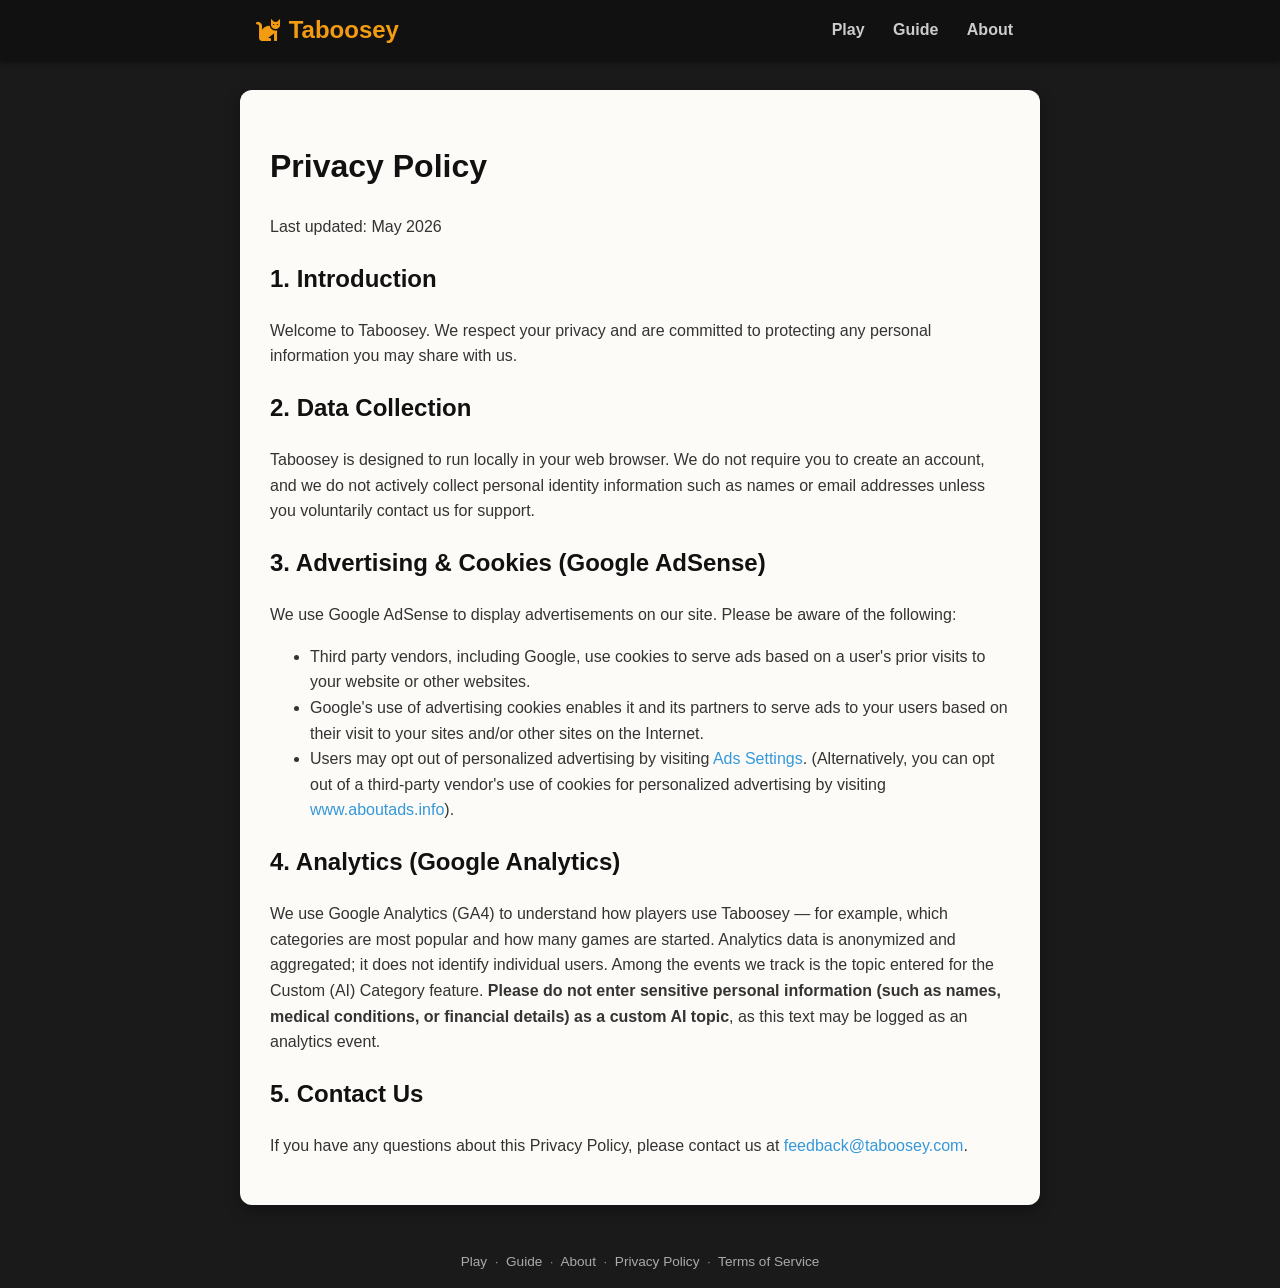
<file: privacy.html>
<!DOCTYPE html>
<html lang="en">
<head>
    <meta charset="UTF-8">
    <meta name="viewport" content="width=device-width, initial-scale=1.0">
    <title>Privacy Policy - Taboosey</title>
    <!-- Google Analytics GA4 -->
    <script async src="https://www.googletagmanager.com/gtag/js?id=G-12813053FC"></script>
    <script>
      window.dataLayer = window.dataLayer || [];
      function gtag(){dataLayer.push(arguments);}
      gtag('js', new Date());
      gtag('config', 'G-12813053FC');
      gtag('set', 'user_properties', { platform: (window.Capacitor ? 'android_app' : 'web') });
    </script>
    <link rel="stylesheet" href="https://cdnjs.cloudflare.com/ajax/libs/font-awesome/6.0.0/css/all.min.css">
    <style>
        * { box-sizing: border-box; }
        body { font-family: 'Segoe UI', Tahoma, Geneva, Verdana, sans-serif; line-height: 1.6; color: #333; margin: 0; padding: 0; background-color: #1a1a1a; }
        .top-nav { background: #111; box-shadow: 0 2px 5px rgba(0,0,0,0.5); }
        .nav-content { max-width: 800px; margin: 0 auto; display: flex; justify-content: space-between; align-items: center; padding: 0 15px; height: 60px; }
        .logo { font-size: 1.5rem; font-weight: bold; color: #f39c12; text-decoration: none; }
        .nav-links a { color: #ccc; font-size: 1rem; font-weight: bold; padding: 0 12px; text-decoration: none; }
        .nav-links a:hover { color: white; }
        .page-body { max-width: 800px; margin: 30px auto; padding: 30px; background: #fdfbf7; border-radius: 12px; box-shadow: 0 5px 15px rgba(0,0,0,0.3); width: 90%; }
        h1, h2 { color: #111; }
        a { color: #3498db; text-decoration: none; }
        a:hover { text-decoration: underline; }
        footer { text-align: center; color: #888; font-size: 0.85rem; padding: 16px; }
        footer a { color: #aaa; }
    </style>
</head>
<body>

<nav class="top-nav">
    <div class="nav-content">
        <a href="index.html" class="logo"><i class="fas fa-cat"></i> Taboosey</a>
        <div class="nav-links">
            <a href="index.html">Play</a>
            <a href="guide.html">Guide</a>
            <a href="about.html">About</a>
        </div>
    </div>
</nav>

<div class="page-body">
    <h1>Privacy Policy</h1>
    <p>Last updated: May 2026</p>
    
    <h2>1. Introduction</h2>
    <p>Welcome to Taboosey. We respect your privacy and are committed to protecting any personal information you may share with us.</p>
    
    <h2>2. Data Collection</h2>
    <p>Taboosey is designed to run locally in your web browser. We do not require you to create an account, and we do not actively collect personal identity information such as names or email addresses unless you voluntarily contact us for support.</p>
    
    <h2>3. Advertising & Cookies (Google AdSense)</h2>
    <p>We use Google AdSense to display advertisements on our site. Please be aware of the following:</p>
    <ul>
        <li>Third party vendors, including Google, use cookies to serve ads based on a user's prior visits to your website or other websites.</li>
        <li>Google's use of advertising cookies enables it and its partners to serve ads to your users based on their visit to your sites and/or other sites on the Internet.</li>
        <li>Users may opt out of personalized advertising by visiting <a href="https://www.google.com/settings/ads" target="_blank">Ads Settings</a>. (Alternatively, you can opt out of a third-party vendor's use of cookies for personalized advertising by visiting <a href="https://www.aboutads.info/choices/" target="_blank">www.aboutads.info</a>).</li>
    </ul>

    <h2>4. Analytics (Google Analytics)</h2>
    <p>We use Google Analytics (GA4) to understand how players use Taboosey — for example, which categories are most popular and how many games are started. Analytics data is anonymized and aggregated; it does not identify individual users. Among the events we track is the topic entered for the Custom (AI) Category feature. <strong>Please do not enter sensitive personal information (such as names, medical conditions, or financial details) as a custom AI topic</strong>, as this text may be logged as an analytics event.</p>

    <h2>5. Contact Us</h2>
    <p>If you have any questions about this Privacy Policy, please contact us at <a href="mailto:feedback@taboosey.com">feedback@taboosey.com</a>.</p>
    
</div>

<footer>
    <a href="index.html">Play</a> &nbsp;&middot;&nbsp;
    <a href="guide.html">Guide</a> &nbsp;&middot;&nbsp;
    <a href="about.html">About</a> &nbsp;&middot;&nbsp;
    <a href="privacy.html">Privacy Policy</a> &nbsp;&middot;&nbsp;
    <a href="terms.html">Terms of Service</a>
</footer>
</body>
</html>
</file>
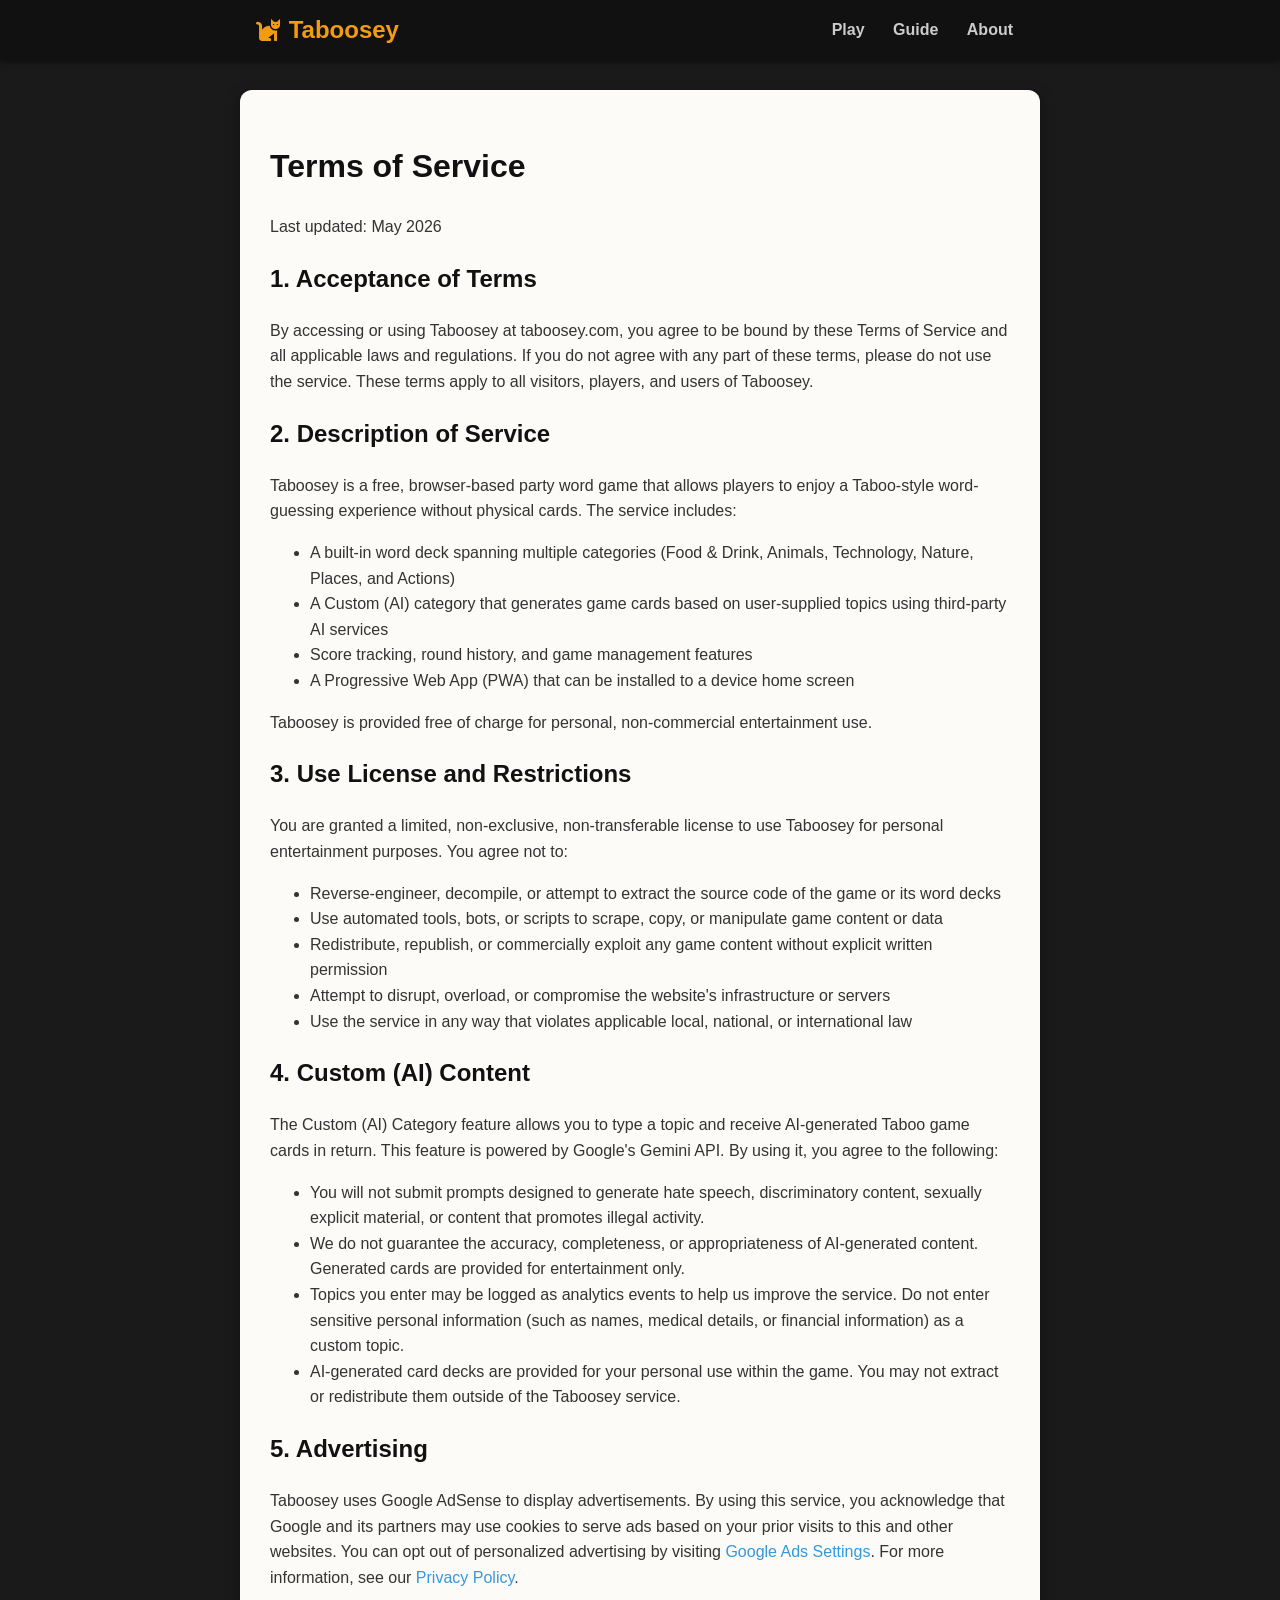
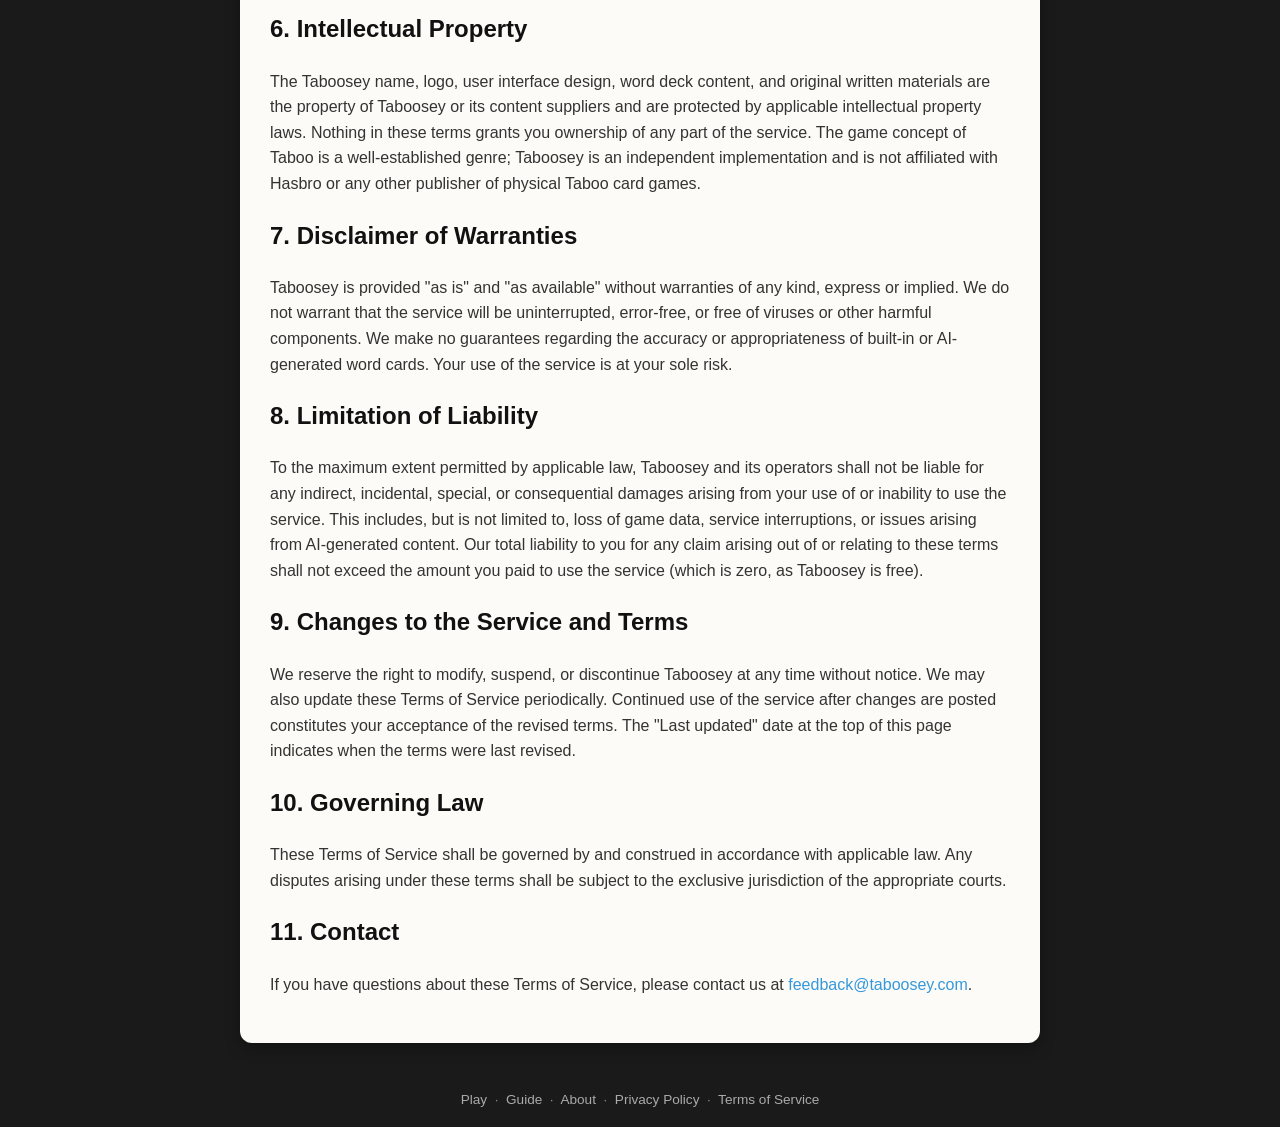
<file: terms.html>
<!DOCTYPE html>
<html lang="en">
<head>
    <meta charset="UTF-8">
    <meta name="viewport" content="width=device-width, initial-scale=1.0">
    <title>Terms of Service - Taboosey</title>
    <!-- Google Analytics GA4 -->
    <script async src="https://www.googletagmanager.com/gtag/js?id=G-12813053FC"></script>
    <script>
      window.dataLayer = window.dataLayer || [];
      function gtag(){dataLayer.push(arguments);}
      gtag('js', new Date());
      gtag('config', 'G-12813053FC');
      gtag('set', 'user_properties', { platform: (window.Capacitor ? 'android_app' : 'web') });
    </script>
    <link rel="stylesheet" href="https://cdnjs.cloudflare.com/ajax/libs/font-awesome/6.0.0/css/all.min.css">
    <style>
        * { box-sizing: border-box; }
        body { font-family: 'Segoe UI', Tahoma, Geneva, Verdana, sans-serif; line-height: 1.6; color: #333; margin: 0; padding: 0; background-color: #1a1a1a; }
        .top-nav { background: #111; box-shadow: 0 2px 5px rgba(0,0,0,0.5); }
        .nav-content { max-width: 800px; margin: 0 auto; display: flex; justify-content: space-between; align-items: center; padding: 0 15px; height: 60px; }
        .logo { font-size: 1.5rem; font-weight: bold; color: #f39c12; text-decoration: none; }
        .nav-links a { color: #ccc; font-size: 1rem; font-weight: bold; padding: 0 12px; text-decoration: none; }
        .nav-links a:hover { color: white; }
        .page-body { max-width: 800px; margin: 30px auto; padding: 30px; background: #fdfbf7; border-radius: 12px; box-shadow: 0 5px 15px rgba(0,0,0,0.3); width: 90%; }
        h1, h2 { color: #111; }
        a { color: #3498db; text-decoration: none; }
        a:hover { text-decoration: underline; }
        footer { text-align: center; color: #888; font-size: 0.85rem; padding: 16px; }
        footer a { color: #aaa; }
    </style>
</head>
<body>

<nav class="top-nav">
    <div class="nav-content">
        <a href="index.html" class="logo"><i class="fas fa-cat"></i> Taboosey</a>
        <div class="nav-links">
            <a href="index.html">Play</a>
            <a href="guide.html">Guide</a>
            <a href="about.html">About</a>
        </div>
    </div>
</nav>

<div class="page-body">
    <h1>Terms of Service</h1>
    <p>Last updated: May 2026</p>

    <h2>1. Acceptance of Terms</h2>
    <p>By accessing or using Taboosey at taboosey.com, you agree to be bound by these Terms of Service and all applicable laws and regulations. If you do not agree with any part of these terms, please do not use the service. These terms apply to all visitors, players, and users of Taboosey.</p>

    <h2>2. Description of Service</h2>
    <p>Taboosey is a free, browser-based party word game that allows players to enjoy a Taboo-style word-guessing experience without physical cards. The service includes:</p>
    <ul>
        <li>A built-in word deck spanning multiple categories (Food &amp; Drink, Animals, Technology, Nature, Places, and Actions)</li>
        <li>A Custom (AI) category that generates game cards based on user-supplied topics using third-party AI services</li>
        <li>Score tracking, round history, and game management features</li>
        <li>A Progressive Web App (PWA) that can be installed to a device home screen</li>
    </ul>
    <p>Taboosey is provided free of charge for personal, non-commercial entertainment use.</p>

    <h2>3. Use License and Restrictions</h2>
    <p>You are granted a limited, non-exclusive, non-transferable license to use Taboosey for personal entertainment purposes. You agree not to:</p>
    <ul>
        <li>Reverse-engineer, decompile, or attempt to extract the source code of the game or its word decks</li>
        <li>Use automated tools, bots, or scripts to scrape, copy, or manipulate game content or data</li>
        <li>Redistribute, republish, or commercially exploit any game content without explicit written permission</li>
        <li>Attempt to disrupt, overload, or compromise the website's infrastructure or servers</li>
        <li>Use the service in any way that violates applicable local, national, or international law</li>
    </ul>

    <h2>4. Custom (AI) Content</h2>
    <p>The Custom (AI) Category feature allows you to type a topic and receive AI-generated Taboo game cards in return. This feature is powered by Google's Gemini API. By using it, you agree to the following:</p>
    <ul>
        <li>You will not submit prompts designed to generate hate speech, discriminatory content, sexually explicit material, or content that promotes illegal activity.</li>
        <li>We do not guarantee the accuracy, completeness, or appropriateness of AI-generated content. Generated cards are provided for entertainment only.</li>
        <li>Topics you enter may be logged as analytics events to help us improve the service. Do not enter sensitive personal information (such as names, medical details, or financial information) as a custom topic.</li>
        <li>AI-generated card decks are provided for your personal use within the game. You may not extract or redistribute them outside of the Taboosey service.</li>
    </ul>

    <h2>5. Advertising</h2>
    <p>Taboosey uses Google AdSense to display advertisements. By using this service, you acknowledge that Google and its partners may use cookies to serve ads based on your prior visits to this and other websites. You can opt out of personalized advertising by visiting <a href="https://www.google.com/settings/ads" target="_blank">Google Ads Settings</a>. For more information, see our <a href="privacy.html">Privacy Policy</a>.</p>

    <h2>6. Intellectual Property</h2>
    <p>The Taboosey name, logo, user interface design, word deck content, and original written materials are the property of Taboosey or its content suppliers and are protected by applicable intellectual property laws. Nothing in these terms grants you ownership of any part of the service. The game concept of Taboo is a well-established genre; Taboosey is an independent implementation and is not affiliated with Hasbro or any other publisher of physical Taboo card games.</p>

    <h2>7. Disclaimer of Warranties</h2>
    <p>Taboosey is provided "as is" and "as available" without warranties of any kind, express or implied. We do not warrant that the service will be uninterrupted, error-free, or free of viruses or other harmful components. We make no guarantees regarding the accuracy or appropriateness of built-in or AI-generated word cards. Your use of the service is at your sole risk.</p>

    <h2>8. Limitation of Liability</h2>
    <p>To the maximum extent permitted by applicable law, Taboosey and its operators shall not be liable for any indirect, incidental, special, or consequential damages arising from your use of or inability to use the service. This includes, but is not limited to, loss of game data, service interruptions, or issues arising from AI-generated content. Our total liability to you for any claim arising out of or relating to these terms shall not exceed the amount you paid to use the service (which is zero, as Taboosey is free).</p>

    <h2>9. Changes to the Service and Terms</h2>
    <p>We reserve the right to modify, suspend, or discontinue Taboosey at any time without notice. We may also update these Terms of Service periodically. Continued use of the service after changes are posted constitutes your acceptance of the revised terms. The "Last updated" date at the top of this page indicates when the terms were last revised.</p>

    <h2>10. Governing Law</h2>
    <p>These Terms of Service shall be governed by and construed in accordance with applicable law. Any disputes arising under these terms shall be subject to the exclusive jurisdiction of the appropriate courts.</p>

    <h2>11. Contact</h2>
    <p>If you have questions about these Terms of Service, please contact us at <a href="mailto:feedback@taboosey.com">feedback@taboosey.com</a>.</p>
</div>

<footer>
    <a href="index.html">Play</a> &nbsp;&middot;&nbsp;
    <a href="guide.html">Guide</a> &nbsp;&middot;&nbsp;
    <a href="about.html">About</a> &nbsp;&middot;&nbsp;
    <a href="privacy.html">Privacy Policy</a> &nbsp;&middot;&nbsp;
    <a href="terms.html">Terms of Service</a>
</footer>
</body>
</html>
</file>
<file: style.css>
body {
    font-family: 'Segoe UI', Tahoma, Geneva, Verdana, sans-serif;
    background-color: #1a1a1a;
    color: #333;
    display: flex;
    flex-direction: column;
    min-height: 100vh;
    margin: 0;
    padding: 0;
    overscroll-behavior-y: contain; 
}

/* --- OUTER NAVIGATION --- */
.top-nav {
    background-color: #111;
    color: white;
    width: 100%;
    box-shadow: 0 2px 5px rgba(0,0,0,0.5);
    z-index: 100;
}

.nav-content {
    max-width: 800px;
    margin: 0 auto;
    display: flex;
    justify-content: space-between;
    align-items: center;
    padding: 0 15px;
    height: 60px; /* Increased from 50px */
}

.logo {
    font-size: 1.5rem; /* Increased from 1.2rem */
    font-weight: bold;
    display: flex;
    align-items: center;
    gap: 8px; /* Increased */
    color: #f39c12;
    cursor: pointer;
    user-select: none;
}

.nav-links {
    display: flex;
    height: 100%;
}

.nav-tab {
    background: transparent;
    border: none;
    color: #ccc;
    font-size: 1.05rem; /* Increased from 0.95rem */
    font-weight: bold;
    padding: 0 15px; /* Increased from 12px */
    cursor: pointer;
    transition: 0.2s;
    height: 100%;
    border-bottom: 3px solid transparent;
    border-radius: 0;
}

.nav-tab:hover { color: white; background: rgba(255,255,255,0.05); border-bottom: 3px solid rgba(255,255,255,0.35); text-decoration: none; }
.nav-tab.active { color: #f39c12; border-bottom: 3px solid #f39c12; }
a.nav-tab { text-decoration: none; display: flex; align-items: center; }
.logo:hover { color: #fbbf24; text-decoration: none; }

/* --- OUTER PAGES --- */
.site-page {
    display: none;
    flex: 1;
    width: 100%;
    animation: fadeIn 0.3s ease-in-out;
}

.site-page.active {
    display: flex;
    flex-direction: column;
}

.info-container {
    background: #ecf0f1;
    max-width: 800px;
    margin: 30px auto; /* Increased margin */
    padding: 30px; /* Increased padding */
    border-radius: 12px;
    box-shadow: 0 5px 15px rgba(0,0,0,0.3);
    line-height: 1.6; /* Increased line-height */
    width: 90%;
    box-sizing: border-box;
}

.info-container h2 { margin-top: 0; color: #111; border-bottom: 2px solid #ccc; padding-bottom: 10px; font-size: 1.6rem;}
.info-container h3 { color: #2c3e50; margin-top: 25px; font-size: 1.2rem; }


@keyframes fadeIn {
    from { opacity: 0; transform: translateY(5px); }
    to { opacity: 1; transform: translateY(0); }
}

/* --- APP WRAPPER & INNER GAME --- */
.app-wrapper {
    flex: 1;
    display: flex;
    justify-content: center;
    align-items: center;
    width: 100%;
    padding: 15px; /* Reverted padding */
    box-sizing: border-box;
    overflow-y: auto; 
}

#app {
    background: #ecf0f1;
    padding: 25px; /* Reverted from 15px back to full desktop size */
    border-radius: 12px; /* Smoother corners */
    box-shadow: 0 10px 20px rgba(0,0,0,0.5); /* Reverted shadow */
    width: 100%;
    max-width: 500px; /* INCREASED from 420px to 500px for desktop breathing room */
    text-align: center;
    position: relative;
    box-sizing: border-box;
}

/* --- Game Utility Top Bar --- */
.game-top-bar {
    display: flex;
    width: 100%;
    margin-bottom: 10px; /* Reverted margin */
    min-height: 36px; /* Reverted min-height */
    align-items: center;
}
.top-bar-btn {
    background-color: #e2e8f0;
    color: #475569;
    border: none;
    border-radius: 20px;
    padding: 6px 14px; /* Reverted padding */
    font-size: 0.9rem; /* Reverted font-size */
    font-weight: bold;
    cursor: pointer;
    display: flex;
    align-items: center;
    gap: 6px;
    transition: 0.2s;
}
.top-bar-btn:hover { background-color: #cbd5e1; color: #1e293b; transform: scale(1.05); }

.screen { display: none; }
.screen.active { display: block; }

.title-area { margin-bottom: 15px; color: #111; }
.title-area h1 { font-size: 2.8rem; margin: 0; color: #111; }
.main-cat-icon { font-size: 3rem; color: #111; margin-bottom: 10px; }
.subtitle { margin: 0; font-size: 1rem; color: #555; font-weight: bold; }

.brief-rules {
    background: linear-gradient(135deg, #ffffff 0%, #f4f7f6 100%);
    border-left: 5px solid #3498db;
    padding: 15px 20px; /* Reverted padding */
    border-radius: 8px;
    box-shadow: 0 4px 10px rgba(0,0,0,0.05);
    margin-bottom: 20px; /* Reverted margin */
    text-align: left;
    color: #333;
    font-size: 0.95rem; /* Reverted font-size */
    line-height: 1.5;
}

.score-badge {
    display: inline-block;
    padding: 4px 10px; /* Reverted padding */
    border-radius: 12px;
    font-size: 0.8rem; /* Reverted font-size */
    font-weight: bold;
    color: white;
}
.score-badge.success { background-color: #27ae60; }
.score-badge.danger { background-color: #c0392b; }
.score-badge.secondary { background-color: #95a5a6; }

.settings-container { background: white; padding: 20px; border-radius: 8px; margin-bottom: 20px; border: 1px solid #ccc; }
.input-group { margin: 15px 0; display: flex; justify-content: space-between; align-items: center; gap: 10px; }
.stylish-label { font-weight: 700; color: #111; font-size: 1.1rem; text-transform: uppercase; letter-spacing: 0.5px; }
.input-wrap { display: flex; align-items: center; gap: 8px; }
.unit { color: #7f8c8d; font-weight: bold; font-size: 1rem; }

input[type="number"], input[type="text"], .stylish-input {
    padding: 10px; /* Reverted padding */
    font-size: 1.1rem; /* Reverted font-size */
    border: 2px solid #333;
    border-radius: 8px;
    background-color: #fff;
    color: #111;
    font-weight: bold;
    outline: none;
    box-sizing: border-box;
}
input[type="number"]:focus, input[type="text"]:focus, .stylish-input:focus { border-color: #f39c12; }

.error-text { color: #e74c3c; font-size: 0.85rem; font-weight: bold; margin-top: 5px; display: none; text-align: right; width: 100%;}
.input-error { border-color: #e74c3c !important; }

#setup-category { max-width: 170px; text-overflow: ellipsis; }
.small-input { width: 60px !important; padding: 8px !important; }
.small-select { width: 120px !important; padding: 8px !important; font-size: 1rem; }

.stats-panel { background: white; border-radius: 8px; padding: 20px; margin-bottom: 20px; border: 1px solid #ccc; }
.team-totals { display: flex; justify-content: space-around; border-bottom: 2px solid #ecf0f1; padding-bottom: 15px; margin-bottom: 15px; }
.team-stat h3 { margin: 0 0 10px 0; font-size: 1.1rem; }
.big-score { font-size: 3rem; font-weight: bold; line-height: 1;}
.t1-label { color: #3498db; } 
.t2-label { color: #f39c12; } 
.t1-score { color: #2980b9; }
.t2-score { color: #e67e22; }

.history-section h3 { margin: 0 0 10px 0; color: #7f8c8d; font-size: 1.1rem; }
.history-grid-header, .history-item { display: grid; grid-template-columns: 1fr 40px 20px 40px 40px; align-items: center; }
.history-grid-header { padding: 0 25px 5px 25px; font-size: 0.8rem; color: #7f8c8d; font-weight: bold; text-transform: uppercase; }
.hg-round { text-align: left; }
.hg-t1, .hg-t2, .hg-blank { text-align: center; }
.history-container { max-height: 120px; overflow-y: auto; background: #f9f9f9; border-radius: 6px; padding: 8px; border: 1px solid #e0e0e0; }
#score-history-list, #go-history-list { list-style: none; padding: 0; margin: 0; }
.history-item { background: #fff; padding: 8px 15px; border-radius: 6px; margin-bottom: 5px; border: 1px solid #ddd; }
.hist-round { font-weight: bold; color: #555; font-size: 0.95rem; }
.hist-score { font-size: 1.1rem; font-weight: bold; }
.hist-vs { color: #ccc; font-size: 0.9rem; }
.history-placeholder { color: #aaa; text-align: center; justify-content: center !important; display: flex; padding: 10px; font-size: 0.95rem; }

.details-btn {
    background: rgba(52, 152, 219, 0.1); border: none; color: #3498db; cursor: pointer;
    padding: 6px; border-radius: 50%; font-size: 0.9rem; display: flex; align-items: center; justify-content: center;
}

.turn-header { display: flex; align-items: center; justify-content: center; margin-bottom: 10px; }
.turn-header h2 { color: #111; font-size: 2rem; margin: 0; }
.settings-row { background: white; padding: 10px 15px; border-radius: 8px; margin-bottom: 15px; display: flex; flex-wrap: wrap; justify-content: center; align-items: center; gap: 15px; border: 1px solid #ccc;}
.setting-item { display: flex; align-items: center; gap: 8px; }

/* Keep ad space compact */
.ad-container-manual { margin: 15px 0; min-height: 90px; overflow: hidden; display: flex; justify-content: center; align-items: center;}

.action-row { display: flex; justify-content: space-between; gap: 10px; }
.action-row button { flex: 1; margin: 0; }

.bottom-links-container { margin-top: 15px; display: flex; justify-content: center; gap: 15px; flex-wrap: wrap;}

.how-to-play-link, .reset-memory-link {
    display: inline-flex; align-items: center; gap: 6px; font-size: 0.95rem; cursor: pointer; font-weight: bold;
    padding: 8px 15px; border-radius: 20px; margin-top: 0;
}
.how-to-play-link { color: #3498db; background: rgba(52, 152, 219, 0.1); }
.reset-memory-link { color: #e74c3c; background: rgba(231, 76, 60, 0.1); }

.taboo-card { background: white; padding: 30px 20px; border-radius: 8px; border: 2px solid #111; margin: 20px 0; position: relative; box-shadow: 0 4px 8px rgba(0,0,0,0.2); min-height: 180px; display: flex; flex-direction: column; justify-content: center; }
#loading-overlay { font-size: 1.5rem; color: #f39c12; font-weight: bold; text-align: center; }
#target-word { font-size: 2.2rem; color: #e67e22; margin: 0 0 10px 0; text-transform: uppercase; line-height: 1.2;}
#taboo-words { list-style-type: none; padding: 0; color: #111; font-size: 1.3rem; font-weight: bold; margin: 10px 0 0 0;}
#taboo-words li { margin: 8px 0; }
hr { margin: 12px 0; border: 0; border-top: 1px solid #eee; }

.header { display: flex; justify-content: space-between; font-size: 1.5rem; font-weight: bold; margin-bottom: 10px; align-items: center; color: #111;}
.timer-wrap { color: #f39c12; }
.score-wrap { font-size: 1.2rem; }
.controls { display: flex; justify-content: center; flex-wrap: wrap; gap: 10px; margin-bottom: 15px; }
.utility-controls { margin-top: 15px; border-top: 1px solid #ccc; padding-top: 15px; display: flex; justify-content: center; gap: 10px; }

button { padding: 12px 15px; font-size: 1rem; border: none; border-radius: 6px; cursor: pointer; color: white; background-color: #333; font-weight: bold; transition: 0.2s; white-space: nowrap; }
button:active:not(:disabled) { filter: brightness(80%); transform: scale(0.95); } /* Better mobile tap feedback */
button:disabled { opacity: 0.5; cursor: not-allowed; }
.btn-large { width: 100%; font-size: 1.2rem; padding: 15px; }
.btn-success { background-color: #27ae60; }
.btn-warning { background-color: #f39c12; color: #fff; }
.btn-danger { background-color: #c0392b; }
.btn-secondary { background-color: #95a5a6; }

/* Modals */
.modal {
    display: none; position: absolute; z-index: 100; left: 0; top: 0; width: 100%; height: 100%;
    background-color: rgba(0,0,0,0.6); backdrop-filter: blur(2px); align-items: center; justify-content: center;
}
.modal.active { display: flex; }

.modal-content {
    background-color: #fefefe; padding: 25px; border-radius: 12px; width: 90%; max-width: 400px;
    text-align: left; position: relative; box-shadow: 0 5px 15px rgba(0,0,0,0.4); max-height: 90vh; overflow-y: auto;
}

.modal-content h2 { margin-top: 0; color: #2c3e50; font-size: 1.6rem; text-align: center; border-bottom: 2px solid #ecf0f1; padding-bottom: 15px; margin-bottom: 20px;}

.close-btn { color: #aaa; position: absolute; top: 15px; right: 20px; font-size: 28px; font-weight: bold; cursor: pointer; line-height: 1; }

.aesthetic-list { list-style: none; padding: 0; margin: 0; }
.aesthetic-list li {
    background: #f8f9fa; margin-bottom: 10px; padding: 12px 15px;
    border-radius: 8px; border-left: 4px solid #f39c12;
    font-size: 0.95rem; color: #444; line-height: 1.4;
}

.details-teams-container { display: flex; gap: 15px; margin-top: 15px; }
.details-team { flex: 1; background: #f8f9fa; padding: 12px; border-radius: 8px; border: 1px solid #eee; }
.details-team h3 { margin-top: 0; font-size: 1.1rem; text-align: center; margin-bottom: 10px; border-bottom: 2px solid #ddd; padding-bottom: 5px; }
.details-list { list-style: none; padding: 0; margin: 0; max-height: 250px; overflow-y: auto; }
.details-list li { display: flex; justify-content: space-between; align-items: center; padding: 6px 0; border-bottom: 1px solid #eee; font-size: 0.95rem; font-weight: bold; color: #444; }
.status-icon { font-size: 1.1rem; }
.status-icon.correct { color: #27ae60; }
.status-icon.skip { color: #95a5a6; }
.status-icon.taboo { color: #c0392b; }

/* Visual Feedback Flash Animations */
@keyframes flashGreen {
    0%   { background-color: #a9dfbf; border-color: #27ae60; transform: scale(1.04); box-shadow: 0 0 16px rgba(39,174,96,0.45); }
    100% { background-color: white;   border-color: #111;    transform: scale(1);   box-shadow: none; }
}
@keyframes flashRed {
    0% { background-color: #fadbd8; border-color: #c0392b; transform: scale(0.98); }
    100% { background-color: white; border-color: #111; transform: scale(1); }
}
.flash-green { animation: flashGreen 0.3s ease-out; }
.flash-red { animation: flashRed 0.3s ease-out; }

/* === TIMER PROGRESS BAR === */
#timer-bar-wrap {
    background: #ddd;
    border-radius: 4px;
    height: 6px;
    margin-bottom: 10px;
    overflow: hidden;
}
#timer-bar {
    background: #f39c12;
    height: 100%;
    border-radius: 4px;
    width: 100%;
    transition: width 0.9s linear, background-color 0.3s;
}
#timer-bar.danger { background: #e74c3c; }

/* === SOLO MODE === */

/* Solo timer bar (mirrors main timer bar) */
#solo-timer-bar-wrap {
    background: #ddd;
    border-radius: 4px;
    height: 6px;
    margin-bottom: 10px;
    overflow: hidden;
}
#solo-timer-bar {
    background: #f39c12;
    height: 100%;
    border-radius: 4px;
    width: 100%;
    transition: width 0.9s linear, background-color 0.3s;
}
#solo-timer-bar.danger { background: #e74c3c; }

/* Played-card chip carousel */
.solo-played-strip {
    display: flex;
    gap: 6px;
    overflow-x: auto;
    padding: 6px 4px;
    margin-bottom: 8px;
    min-height: 0;
    scrollbar-width: thin;
}
.solo-played-strip:empty { display: none; }
.solo-played-chip {
    flex-shrink: 0;
    background: #fff;
    border: 1px solid #ccc;
    border-radius: 14px;
    padding: 4px 11px;
    font-size: 0.82rem;
    cursor: pointer;
    white-space: nowrap;
    display: flex;
    align-items: center;
    gap: 6px;
    transition: transform 0.15s, box-shadow 0.15s;
}
.solo-played-chip:hover { transform: translateY(-1px); box-shadow: 0 2px 6px rgba(0,0,0,0.15); }
.solo-played-chip.status-correct { border-color: #27ae60; background: #eafaf1; color: #1e6e3b; }
.solo-played-chip.status-skipped { border-color: #95a5a6; background: #f4f6f6; color: #6b7878; }

/* Active card area */
.solo-active-card {
    background: #fff;
    border-radius: 10px;
    padding: 14px;
    margin-bottom: 12px;
    border: 2px solid #111;
    text-align: left;
}
.solo-card-meta {
    text-align: center;
    font-size: 1.1rem;
    letter-spacing: normal;
    color: #555;
    padding: 6px 0 12px 0;
    border-bottom: 1px dashed #ccc;
    margin-bottom: 10px;
    line-height: 2;
}
.solo-card-meta .shape-hint { display: block; font-size: 0.75rem; color: #888; letter-spacing: 0.5px; margin-top: 4px; font-family: 'Segoe UI', Tahoma, sans-serif; }
.word-blank {
    display: inline-block;
    width: 48px;
    border-bottom: 2.5px solid #555;
    margin: 0 5px;
    vertical-align: baseline;
}
.word-revealed {
    display: inline-block;
    min-width: 32px;
    padding: 0 4px;
    margin: 0 5px;
    border-bottom: 2.5px solid #27ae60;
    color: #27ae60;
    font-weight: 600;
    vertical-align: baseline;
    text-transform: capitalize;
}

/* Clue/guess feed (scrollable) */
.solo-clue-feed {
    max-height: 240px;
    min-height: 80px;
    overflow-y: auto;
    padding: 4px 2px;
    margin-bottom: 10px;
    font-size: 0.92rem;
    line-height: 1.45;
}
.solo-feed-entry {
    margin: 6px 0;
    display: flex;
}
.solo-feed-entry.clue { justify-content: flex-start; }
.solo-feed-entry.guess { justify-content: flex-end; }
.solo-feed-entry.feedback { justify-content: center; }
.solo-bubble {
    max-width: 80%;
    padding: 7px 11px;
    border-radius: 14px;
    word-wrap: break-word;
}
.solo-bubble.clue {
    background: #fdebd0;
    border: 1px solid #f5cba7;
    color: #784212;
    border-bottom-left-radius: 4px;
}
.solo-bubble.guess {
    background: #d6eaf8;
    border: 1px solid #aed6f1;
    color: #1a5276;
    border-bottom-right-radius: 4px;
}
.solo-bubble.feedback {
    background: transparent;
    color: #7f8c8d;
    font-style: italic;
    font-size: 0.86rem;
    text-align: center;
    padding: 3px 11px;
}

/* Redacted taboo */
.redacted-taboo {
    background: #111;
    color: #111;
    border-radius: 2px;
    padding: 0 4px;
    font-family: monospace;
    user-select: none;
    letter-spacing: 0;
}

/* Thinking indicator */
.solo-thinking {
    color: #888;
    font-style: italic;
    font-size: 0.88rem;
    padding: 4px 12px;
    text-align: center;
}

/* Guess input form */
.solo-guess-form {
    display: flex;
    gap: 6px;
    margin-top: 8px;
}
.solo-guess-form input {
    flex: 1;
    min-width: 0; /* prevents flex child from overflowing its container */
    padding: 10px 12px;
    font-size: 1rem;
    border: 2px solid #ccc;
    border-radius: 8px;
    font-family: inherit;
}
.solo-guess-form input:focus {
    border-color: #f39c12;
    outline: none;
}
.solo-guess-form button {
    padding: 10px 18px;
    border: none;
    border-radius: 8px;
    color: #fff;
    font-weight: bold;
    cursor: pointer;
}

.pause-on-type-label {
    display: flex;
    align-items: center;
    gap: 5px;
    margin-top: 6px;
    font-size: 0.75rem;
    color: #999;
    cursor: pointer;
    user-select: none;
}
.pause-on-type-label input[type="checkbox"] {
    accent-color: #f39c12;
    width: 12px;
    height: 12px;
    cursor: pointer;
    flex-shrink: 0;
}
.pause-on-type-label:hover { color: #666; }

.speak-clues-label {
    display: flex;
    align-items: center;
    gap: 5px;
    margin-top: 4px;
    font-size: 0.75rem;
    color: #999;
    cursor: pointer;
    user-select: none;
}
.speak-clues-label input[type="checkbox"] {
    accent-color: #f39c12;
    width: 12px;
    height: 12px;
    cursor: pointer;
    flex-shrink: 0;
}
.speak-clues-label:hover { color: #666; }
.tts-echo-hint {
    font-size: 0.7rem;
    color: #aaa;
    margin-top: 4px;
    padding-left: 18px;
}

/* Voice mode mic toggle (Solo vs AI) */
.solo-mic-btn {
    flex-shrink: 0;
    width: 44px;
    padding: 0;
    border: none;
    border-radius: 8px;
    background: #7f8c8d;
    color: #fff;
    font-size: 1.05rem;
    cursor: pointer;
    display: flex;
    align-items: center;
    justify-content: center;
    transition: background 0.2s;
}
.solo-mic-btn:hover { background: #95a5a6; }
.solo-mic-btn.listening {
    background: #e74c3c;
    animation: solo-mic-pulse 1.2s ease-in-out infinite;
}
@keyframes solo-mic-pulse {
    0%   { box-shadow: 0 0 0 0 rgba(231, 76, 60, 0.6); }
    70%  { box-shadow: 0 0 0 8px rgba(231, 76, 60, 0); }
    100% { box-shadow: 0 0 0 0 rgba(231, 76, 60, 0); }
}

/* Solo-mode adaptations to turn-screen */
.solo-mode-active .team-totals { justify-content: center; }
.solo-mode-active .team-stat:nth-child(2) { display: none; }
.solo-mode-active .history-grid-header .hg-blank,
.solo-mode-active .history-grid-header .hg-t2,
.solo-mode-active .history-container .hg-blank,
.solo-mode-active .history-container .hg-t2 { display: none; }
.solo-mode-active .history-grid-header { grid-template-columns: 70px 1fr 50px; }
.solo-mode-active .history-item { grid-template-columns: 70px 1fr 50px; }

/* Solo gameover grid */
.solo-grid-header { display: grid; grid-template-columns: 60px 1fr 60px 50px; }
#solo-go-history-list .history-item { display: grid; grid-template-columns: 60px 1fr 60px 50px; }

/* === KEYBOARD LEGEND === */
#keyboard-legend {
    color: #aaa;
    font-size: 0.78rem;
    margin-top: 10px;
    letter-spacing: 0.5px;
}
@media (max-width: 480px) { #keyboard-legend { display: none; } }



/* === GAME-OVER SCREEN === */
.gameover-winner {
    text-align: center;
    font-size: 2rem;
    font-weight: bold;
    margin: 10px 0 20px 0;
    line-height: 1.2;
}
.go-winner-team { display: block; }
.go-category-label {
    text-align: center;
    color: #777;
    font-size: 0.92rem;
    margin: -8px 0 12px 0;
}

/* === MOBILE OPTIMIZATION === */
/* The CSS above handles desktop. This media query overrides those sizes when on a mobile device */
@media (max-width: 480px), (max-height: 750px) {
    .app-wrapper { padding: 10px; }
    #app { padding: 15px; max-width: 420px; }
    .title-area h1 { font-size: 2.2rem; }
    .main-cat-icon { font-size: 2.2rem; margin-bottom: 5px; }
    .settings-container { padding: 15px; margin-bottom: 15px; }
    .input-group { margin: 10px 0; }
    .stylish-label { font-size: 1rem; }
    input[type="number"], input[type="text"], .stylish-input { padding: 8px; font-size: 1rem; }
    .btn-large { padding: 12px; font-size: 1.1rem; }
    .nav-tab { font-size: 0.9rem; padding: 0 10px; }
    .logo { font-size: 1.2rem; }
    .nav-content { height: 50px; }
    .brief-rules { padding: 10px 15px; font-size: 0.85rem; margin-bottom: 15px; }
    .score-badge { padding: 3px 8px; font-size: 0.75rem; }
    .game-top-bar { margin-bottom: 5px; min-height: 32px; }
    .top-bar-btn { padding: 5px 12px; font-size: 0.85rem; }
    .stats-panel { padding: 12px; margin-bottom: 10px; }
    .team-totals { padding-bottom: 10px; margin-bottom: 10px; }
    .big-score { font-size: 2.2rem; }
    .history-container { max-height: 80px; padding: 5px; }
    .history-grid-header { padding: 0 17px 5px 17px; }
    .history-item { padding: 5px 10px; margin-bottom: 4px; }
    .hist-round { font-size: 0.85rem; }
    .hist-score { font-size: 0.95rem; }
    .hist-vs { font-size: 0.8rem; }
    .turn-header h2 { font-size: 1.6rem; margin-bottom: 5px;}
    .settings-row { padding: 8px 10px; margin-bottom: 10px; }
    .ad-container-manual { margin: 10px 0; min-height: 50px; }
    .bottom-links-container { margin-top: 10px; }
    .how-to-play-link, .reset-memory-link { padding: 6px 12px; font-size: 0.8rem; }
    .taboo-card { padding: 20px 15px; margin: 15px 0; min-height: 150px; }
    #target-word { font-size: 1.8rem; margin: 0 0 5px 0; }
    #taboo-words { font-size: 1.1rem; margin: 5px 0 0 0;}
    #taboo-words li { margin: 4px 0; }
    .header { font-size: 1.3rem; margin-bottom: 5px;}
    .score-wrap { font-size: 1.1rem; }
    button { padding: 10px 12px; font-size: 0.95rem; }
    .controls { margin-bottom: 10px; gap: 8px; }
    .utility-controls { margin-top: 10px; padding-top: 10px; gap: 8px; }
    .solo-guess-form button { padding: 10px 10px; font-size: 0.9rem; }
    .solo-mic-btn { width: 38px; font-size: 0.95rem; }
    .modal-content { padding: 20px; width: 90%; max-width: 350px; }
    .modal-content h2 { font-size: 1.3rem; padding-bottom: 10px; margin-bottom: 15px;}
    .aesthetic-list li { margin-bottom: 8px; padding: 10px 12px; font-size: 0.85rem; }
    .details-team h3 { font-size: 0.95rem; margin-bottom: 8px; padding-bottom: 4px; }
    .details-list li { padding: 4px 0; font-size: 0.85rem; }
}

/* --- iOS INSTALL BANNER --- */
.ios-install-banner {
    position: fixed;
    bottom: 12px;
    left: 12px;
    right: 12px;
    background: #2a2a2a;
    color: #fff;
    border-radius: 12px;
    box-shadow: 0 4px 18px rgba(0,0,0,0.55);
    padding: 12px 14px;
    display: flex;
    align-items: center;
    gap: 12px;
    z-index: 9999;
    font-size: 0.9rem;
    animation: ios-banner-in 0.35s ease-out;
}
@keyframes ios-banner-in {
    from { transform: translateY(120%); opacity: 0; }
    to   { transform: translateY(0); opacity: 1; }
}
.ios-install-icon {
    width: 44px;
    height: 44px;
    border-radius: 10px;
    flex-shrink: 0;
}
.ios-install-text {
    flex: 1;
    display: flex;
    flex-direction: column;
    line-height: 1.3;
}
.ios-install-text strong { color: #f39c12; }
.ios-install-text span { font-size: 0.82rem; color: #ddd; }
.ios-install-text i { color: #4aa3ff; margin: 0 2px; }
.ios-install-dismiss {
    background: transparent;
    border: none;
    color: #aaa;
    font-size: 1.6rem;
    line-height: 1;
    padding: 4px 8px;
    cursor: pointer;
    flex-shrink: 0;
}
.ios-install-dismiss:hover { color: #fff; }
.android-install-btn {
    background: #f39c12;
    color: #1a1a1a;
    border: none;
    border-radius: 8px;
    padding: 8px 14px;
    font-weight: 700;
    font-size: 0.9rem;
    cursor: pointer;
    flex-shrink: 0;
}
.android-install-btn:hover { background: #ffb238; }
</file>
